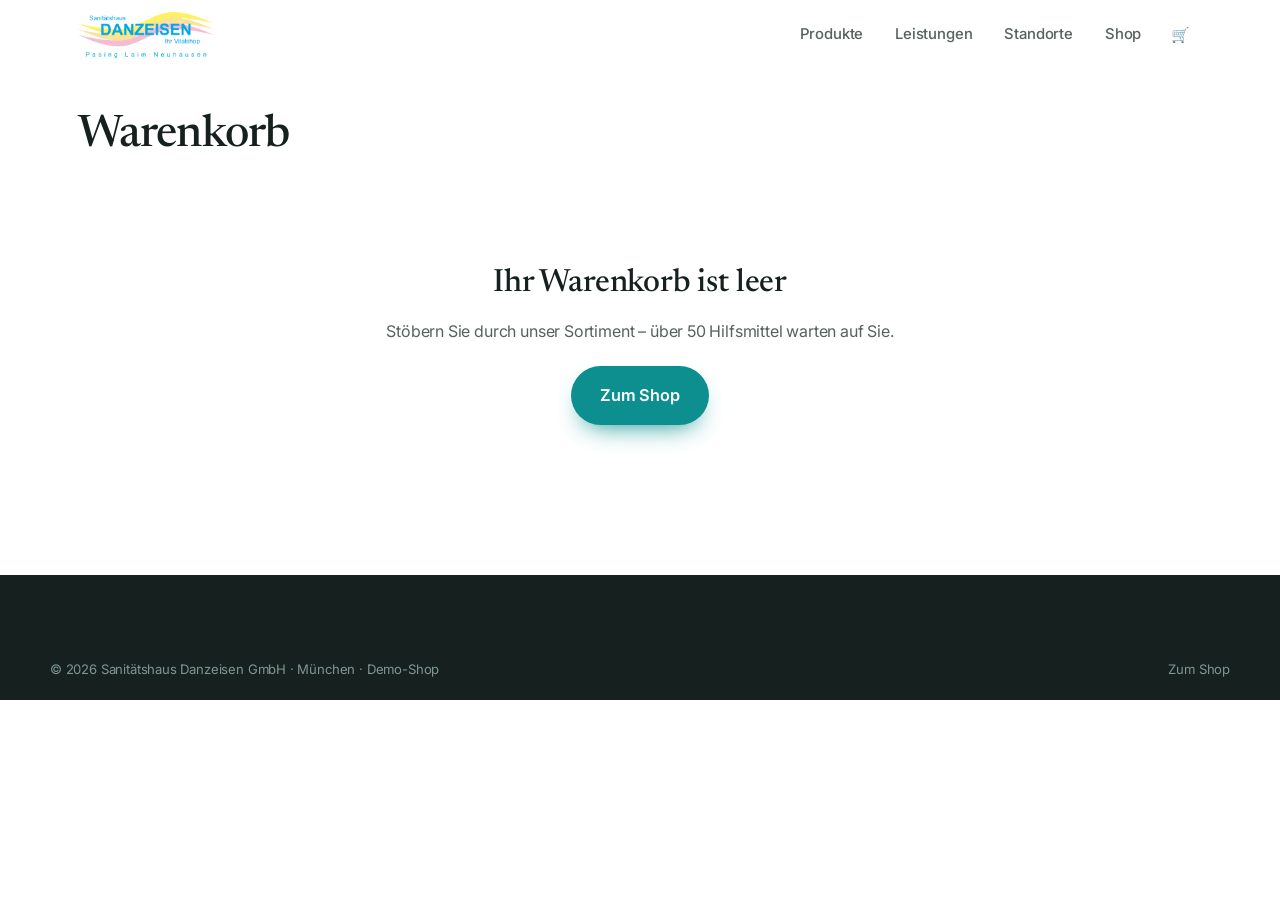
<file: cart.html>
<!DOCTYPE html>
<html lang="de">
<head>
<meta charset="UTF-8" />
<meta name="viewport" content="width=device-width, initial-scale=1.0" />
<title>Warenkorb · Sanitätshaus Danzeisen</title>
<meta name="theme-color" content="#ffffff" />
<link rel="preconnect" href="https://fonts.googleapis.com" />
<link rel="preconnect" href="https://fonts.gstatic.com" crossorigin />
<link href="https://fonts.googleapis.com/css2?family=Inter:wght@400;500;600;700;800&family=Newsreader:opsz,wght@6..72,500;6..72,600&display=swap" rel="stylesheet" />
<link rel="stylesheet" href="css/styles.css" />
</head>
<body>
<a class="skip-link" href="#cartRoot">Zum Inhalt springen</a>

<header class="nav is-stuck" id="nav">
  <div class="wrap nav__inner">
    <a href="index.html" class="brand" aria-label="Sanitätshaus Danzeisen – Startseite">
      <img class="brand__logo" src="assets/logo.svg" alt="Sanitätshaus Danzeisen" width="200" height="60" />
    </a>
    <nav class="nav__links" id="navLinks" aria-label="Hauptnavigation">
      <a href="index.html#szenen">Produkte</a>
      <a href="index.html#leistungen">Leistungen</a>
      <a href="index.html#standorte">Standorte</a>
      <a href="shop.html">Shop</a>
      <a href="cart.html" class="nav__cart is-current" aria-label="Warenkorb">🛒<span class="cart-badge" data-cart-count style="display:none">0</span></a>
    </nav>
    <button class="burger" id="burger" aria-label="Menü" aria-expanded="false"><span></span><span></span></button>
  </div>
</header>

<main class="wrap cart-main">
  <h1 class="cart-title">Warenkorb</h1>
  <div id="cartRoot"></div>
</main>

<footer class="footer">
  <div class="wrap footer__bottom" style="border:0">
    <span>© <span id="year"></span> Sanitätshaus Danzeisen GmbH · München · Demo-Shop</span>
    <span class="footer__legal"><a href="shop.html">Zum Shop</a></span>
  </div>
</footer>

<script src="js/shop-data.js"></script>
<script src="js/shop-core.js"></script>
<script src="js/cart.js"></script>
<script src="js/shop-nav.js"></script>
</body>
</html>
</file>
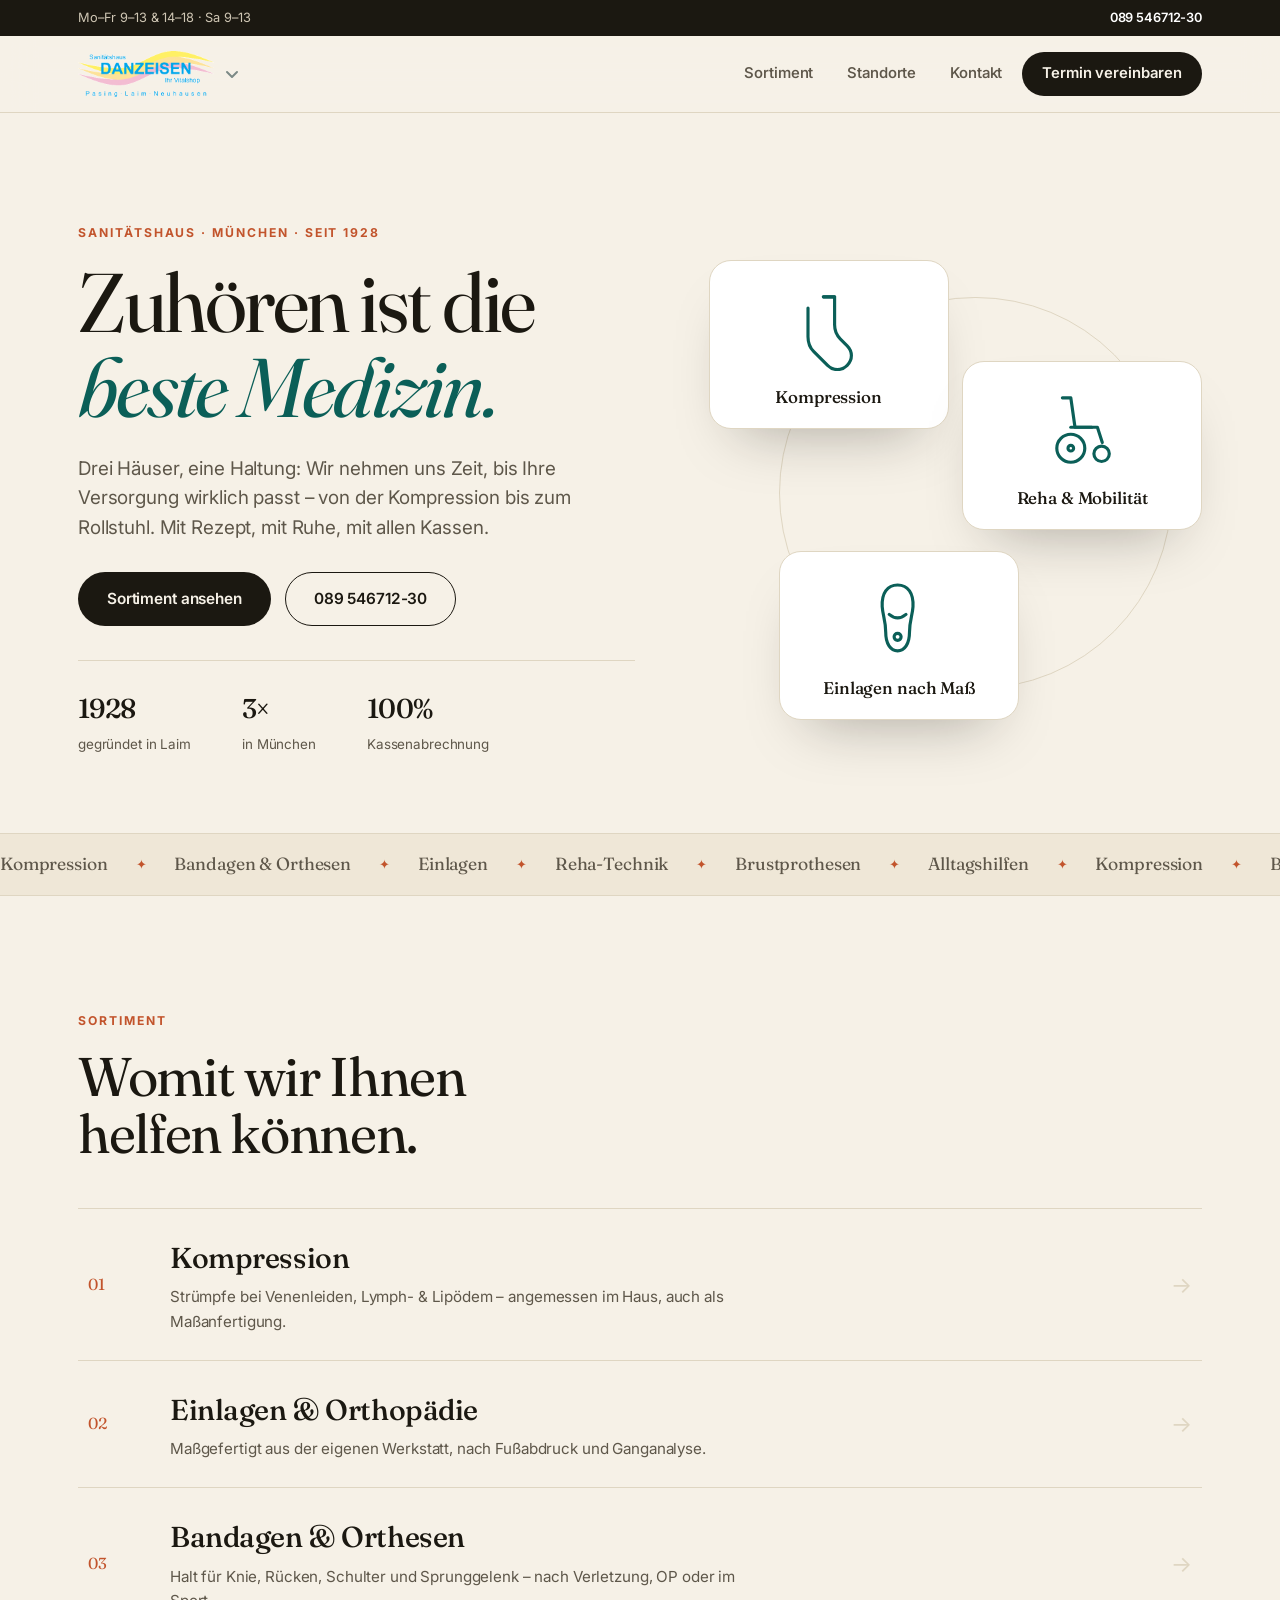
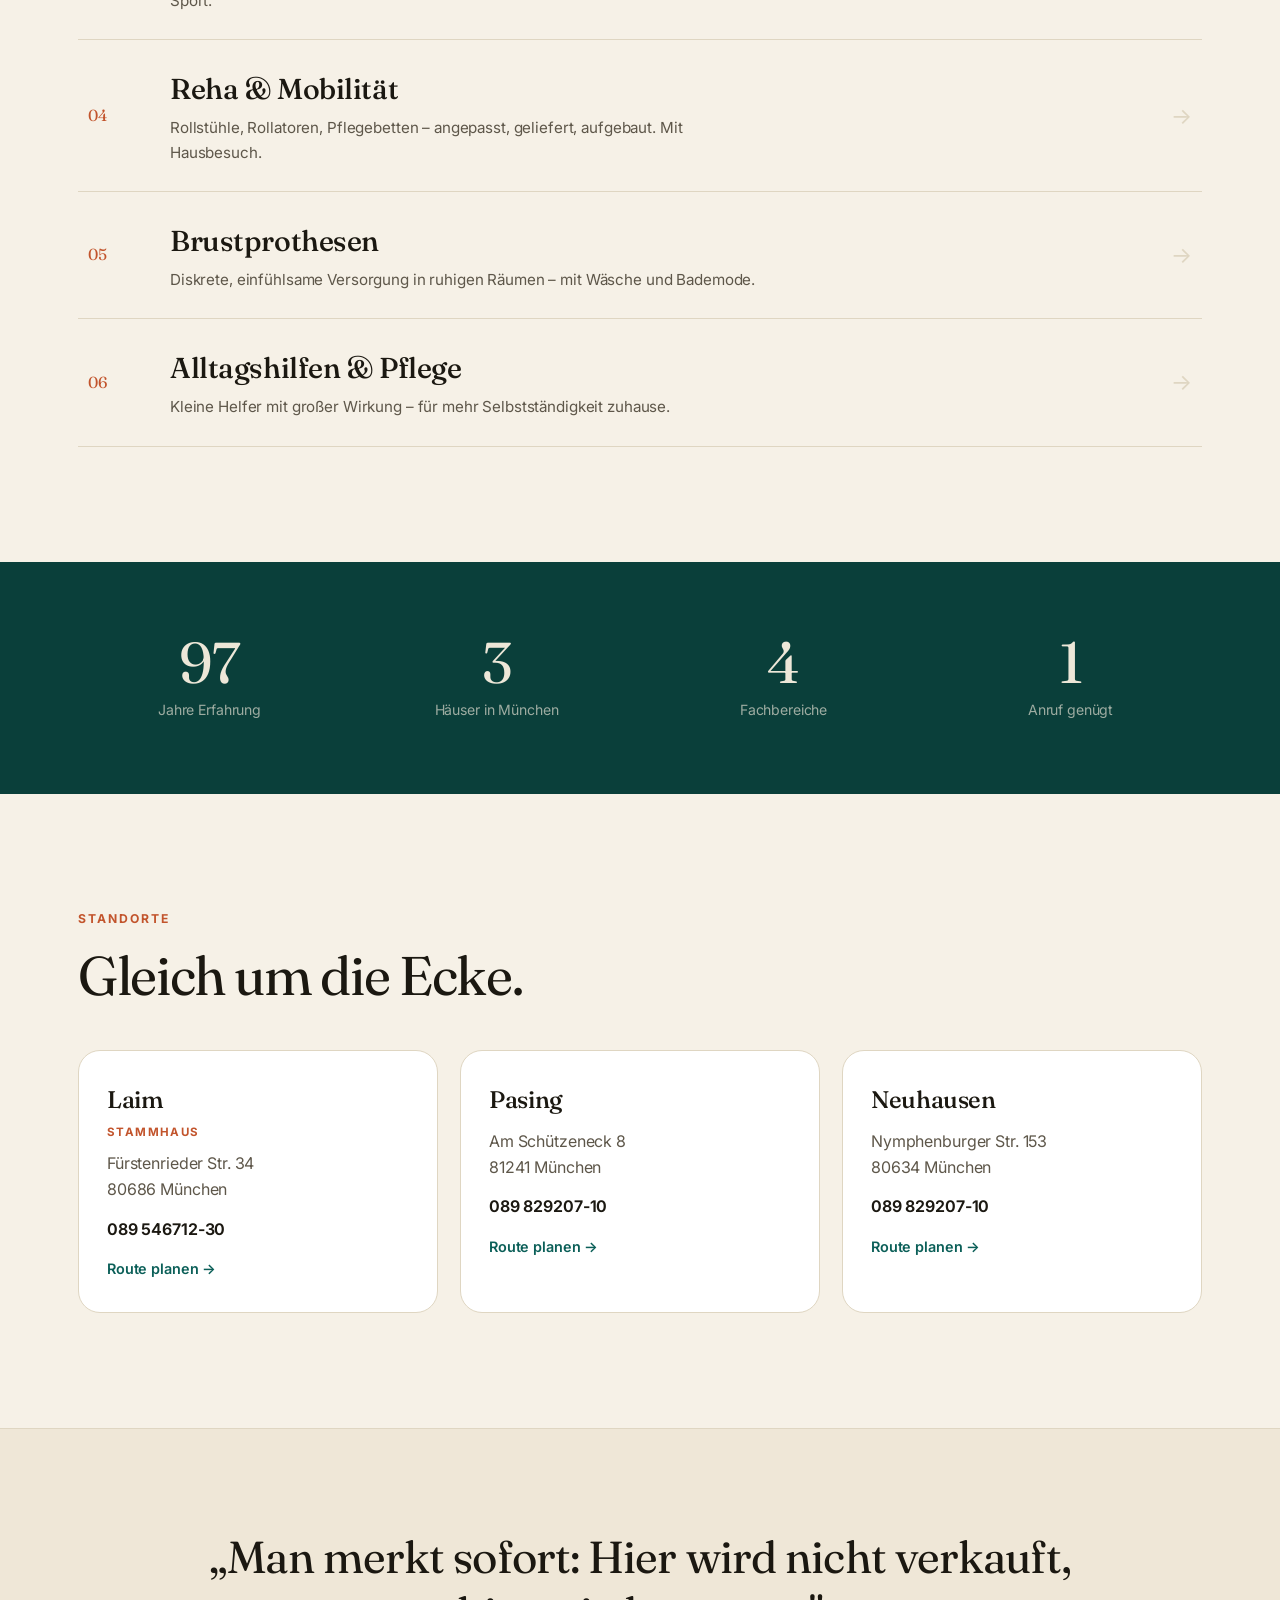
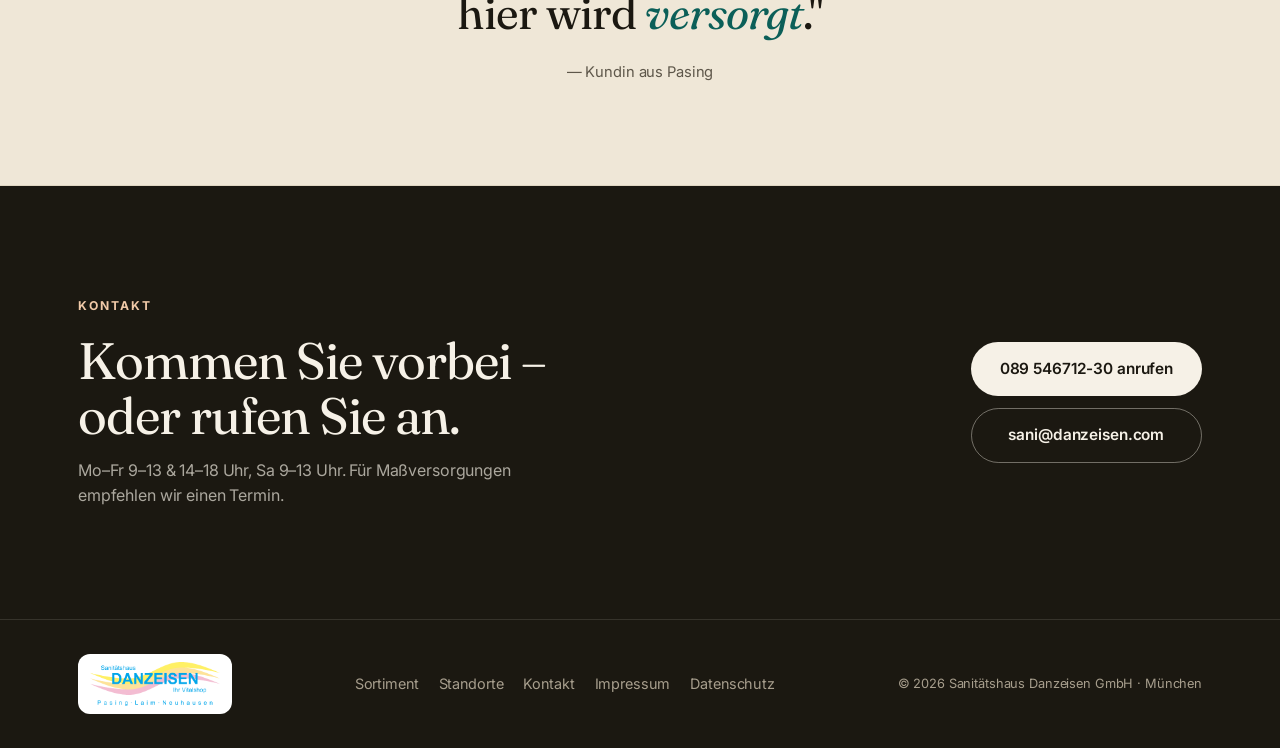
<file: editorial.html>
<!DOCTYPE html>
<html lang="de">
<head>
<meta charset="UTF-8" />
<meta name="viewport" content="width=device-width, initial-scale=1.0" />
<title>Sanitätshaus Danzeisen München · Editorial</title>
<meta name="description" content="Sanitätshaus Danzeisen München – seit 1928. Kompression, Orthopädie, Reha-Technik. Persönliche Beratung in Laim, Pasing & Neuhausen." />
<meta name="theme-color" content="#F6F1E7" />
<link rel="preconnect" href="https://fonts.googleapis.com" />
<link rel="preconnect" href="https://fonts.gstatic.com" crossorigin />
<link href="https://fonts.googleapis.com/css2?family=Fraunces:ital,opsz,wght@0,9..144,300;0,9..144,400;0,9..144,500;0,9..144,600;1,9..144,400&family=Inter:wght@400;500;600;700&display=swap" rel="stylesheet" />
<link rel="stylesheet" href="css/editorial.css" />
<link rel="stylesheet" href="css/switcher.css" />
</head>
<body>

<a class="skip-link" href="#main">Zum Inhalt springen</a>

<!-- Topbar -->
<div class="topbar">
  <div class="wrap topbar__in">
    <span>Mo–Fr 9–13 &amp; 14–18 · Sa 9–13</span>
    <a href="tel:+498954671230">089 546712-30</a>
  </div>
</div>

<!-- Nav -->
<header class="nav" id="nav">
  <div class="wrap nav__in">
    <div class="vswitch">
      <button class="vswitch__btn" aria-haspopup="menu" aria-expanded="false" aria-label="Startseiten-Variante wählen">
        <img src="assets/logo.svg" alt="Sanitätshaus Danzeisen" width="200" height="60" />
        <svg class="vswitch__chev" viewBox="0 0 16 16" fill="none" stroke="currentColor" stroke-width="2" stroke-linecap="round" stroke-linejoin="round"><path d="M3 6l5 5 5-5"/></svg>
      </button>
      <nav class="vswitch__menu" aria-label="Startseiten-Varianten">
        <span class="vswitch__label">Startseite wählen</span>
        <a href="index.html"><span class="vswitch__num">01</span><span class="vswitch__txt"><strong>3D Erlebnis</strong><small>Scroll-Szenen in Echtzeit-3D</small></span><svg class="vswitch__check" viewBox="0 0 16 16" fill="none" stroke="currentColor" stroke-width="2.5" stroke-linecap="round" stroke-linejoin="round"><path d="M2.5 8.5l3.5 3.5 7-8"/></svg></a>
        <a href="editorial.html" class="is-current"><span class="vswitch__num">02</span><span class="vswitch__txt"><strong>Editorial</strong><small>Ruhig, warm, magazinhaft</small></span><svg class="vswitch__check" viewBox="0 0 16 16" fill="none" stroke="currentColor" stroke-width="2.5" stroke-linecap="round" stroke-linejoin="round"><path d="M2.5 8.5l3.5 3.5 7-8"/></svg></a>
        <a href="studio.html"><span class="vswitch__num">03</span><span class="vswitch__txt"><strong>Studio</strong><small>Klar, weiß, produktfokussiert</small></span><svg class="vswitch__check" viewBox="0 0 16 16" fill="none" stroke="currentColor" stroke-width="2.5" stroke-linecap="round" stroke-linejoin="round"><path d="M2.5 8.5l3.5 3.5 7-8"/></svg></a>
        <a href="heritage.html"><span class="vswitch__num">04</span><span class="vswitch__txt"><strong>Tradition</strong><small>Seit 1928 – Herkunft, modern erzählt</small></span><svg class="vswitch__check" viewBox="0 0 16 16" fill="none" stroke="currentColor" stroke-width="2.5" stroke-linecap="round" stroke-linejoin="round"><path d="M2.5 8.5l3.5 3.5 7-8"/></svg></a>
      </nav>
    </div>
    <nav class="nav__links" id="navLinks" aria-label="Hauptnavigation">
      <a href="#sortiment">Sortiment</a>
      <a href="#standorte">Standorte</a>
      <a href="#kontakt">Kontakt</a>
      <a href="#kontakt" class="nav__cta">Termin vereinbaren</a>
    </nav>
    <button class="burger" id="burger" aria-label="Menü" aria-expanded="false"><span></span><span></span></button>
  </div>
</header>

<main id="main">

<!-- Hero -->
<section class="hero">
  <div class="wrap hero__grid">
    <div class="hero__copy">
      <p class="kicker reveal">Sanitätshaus · München · seit 1928</p>
      <h1 class="reveal">Zuhören ist die<br><em>beste Medizin.</em></h1>
      <p class="hero__sub reveal">Drei Häuser, eine Haltung: Wir nehmen uns Zeit, bis Ihre Versorgung wirklich passt – von der Kompression bis zum Rollstuhl. Mit Rezept, mit Ruhe, mit allen Kassen.</p>
      <div class="hero__cta reveal">
        <a class="btn btn--ink" href="#sortiment">Sortiment ansehen</a>
        <a class="btn btn--line" href="tel:+498954671230">089 546712-30</a>
      </div>
      <ul class="hero__facts reveal">
        <li><strong>1928</strong><span>gegründet in Laim</span></li>
        <li><strong>3×</strong><span>in München</span></li>
        <li><strong>100%</strong><span>Kassenabrechnung</span></li>
      </ul>
    </div>

    <div class="hero__collage" aria-hidden="true">
      <figure class="ccard ccard--1 reveal">
        <svg viewBox="0 0 120 120"><path class="s" d="M52 14h16v40c0 8 2 14 8 20l10 10c8 8 8 20 0 28s-20 8-28 0L38 92c-6-6-8-13-8-21V30"/><path class="s" d="M52 14h16"/></svg>
        <figcaption>Kompression</figcaption>
      </figure>
      <figure class="ccard ccard--2 reveal">
        <svg viewBox="0 0 120 120"><circle class="s" cx="44" cy="86" r="20"/><circle class="s" cx="44" cy="86" r="4"/><circle class="s" cx="88" cy="94" r="11"/><path class="s" d="M32 14h12l6 42h32l7 22"/><path class="s" d="M44 56h30"/></svg>
        <figcaption>Reha &amp; Mobilität</figcaption>
      </figure>
      <figure class="ccard ccard--3 reveal">
        <svg viewBox="0 0 120 120"><path class="s" d="M58 10c15 0 23 12 22 31-.7 12-5 20-5 36 0 17-7 27-17 27s-17-10-17-27c0-16-4.3-24-5-36-1-19 7-31 22-31z"/><path class="s" d="M46 52q12 10 24 0"/><circle class="s" cx="58" cy="84" r="5"/></svg>
        <figcaption>Einlagen nach Maß</figcaption>
      </figure>
      <span class="collage__ring"></span>
    </div>
  </div>
</section>

<!-- Marquee -->
<div class="marquee" aria-hidden="true">
  <div class="marquee__track">
    <span>Kompression</span><i>✦</i><span>Bandagen &amp; Orthesen</span><i>✦</i><span>Einlagen</span><i>✦</i><span>Reha-Technik</span><i>✦</i><span>Brustprothesen</span><i>✦</i><span>Alltagshilfen</span><i>✦</i>
    <span>Kompression</span><i>✦</i><span>Bandagen &amp; Orthesen</span><i>✦</i><span>Einlagen</span><i>✦</i><span>Reha-Technik</span><i>✦</i><span>Brustprothesen</span><i>✦</i><span>Alltagshilfen</span><i>✦</i>
  </div>
</div>

<!-- Sortiment: Editorial-Index -->
<section class="sortiment" id="sortiment">
  <div class="wrap">
    <header class="sec-head reveal">
      <p class="kicker">Sortiment</p>
      <h2>Womit wir Ihnen<br>helfen können.</h2>
    </header>
    <ol class="index">
      <li class="reveal"><a href="#kontakt"><span class="index__no">01</span><span class="index__body"><h3>Kompression</h3><p>Strümpfe bei Venenleiden, Lymph- &amp; Lipödem – angemessen im Haus, auch als Maßanfertigung.</p></span><span class="index__arrow">→</span></a></li>
      <li class="reveal"><a href="#kontakt"><span class="index__no">02</span><span class="index__body"><h3>Einlagen &amp; Orthopädie</h3><p>Maßgefertigt aus der eigenen Werkstatt, nach Fußabdruck und Ganganalyse.</p></span><span class="index__arrow">→</span></a></li>
      <li class="reveal"><a href="#kontakt"><span class="index__no">03</span><span class="index__body"><h3>Bandagen &amp; Orthesen</h3><p>Halt für Knie, Rücken, Schulter und Sprunggelenk – nach Verletzung, OP oder im Sport.</p></span><span class="index__arrow">→</span></a></li>
      <li class="reveal"><a href="#kontakt"><span class="index__no">04</span><span class="index__body"><h3>Reha &amp; Mobilität</h3><p>Rollstühle, Rollatoren, Pflegebetten – angepasst, geliefert, aufgebaut. Mit Hausbesuch.</p></span><span class="index__arrow">→</span></a></li>
      <li class="reveal"><a href="#kontakt"><span class="index__no">05</span><span class="index__body"><h3>Brustprothesen</h3><p>Diskrete, einfühlsame Versorgung in ruhigen Räumen – mit Wäsche und Bademode.</p></span><span class="index__arrow">→</span></a></li>
      <li class="reveal"><a href="#kontakt"><span class="index__no">06</span><span class="index__body"><h3>Alltagshilfen &amp; Pflege</h3><p>Kleine Helfer mit großer Wirkung – für mehr Selbstständigkeit zuhause.</p></span><span class="index__arrow">→</span></a></li>
    </ol>
  </div>
</section>

<!-- Stats -->
<section class="band">
  <div class="wrap band__grid">
    <div class="reveal"><strong>97</strong><span>Jahre Erfahrung</span></div>
    <div class="reveal"><strong>3</strong><span>Häuser in München</span></div>
    <div class="reveal"><strong>4</strong><span>Fachbereiche</span></div>
    <div class="reveal"><strong>1</strong><span>Anruf genügt</span></div>
  </div>
</section>

<!-- Standorte -->
<section class="orte" id="standorte">
  <div class="wrap">
    <header class="sec-head reveal">
      <p class="kicker">Standorte</p>
      <h2>Gleich um die Ecke.</h2>
    </header>
    <div class="orte__grid">
      <article class="ort reveal">
        <h3>Laim <small>Stammhaus</small></h3>
        <p>Fürstenrieder Str. 34<br>80686 München</p>
        <a class="ort__tel" href="tel:+498954671230">089 546712-30</a>
        <a class="ort__route" target="_blank" rel="noopener" href="https://www.google.com/maps/dir/?api=1&destination=F%C3%BCrstenrieder%20Str.%2034%2C%2080686%20M%C3%BCnchen">Route planen →</a>
      </article>
      <article class="ort reveal">
        <h3>Pasing</h3>
        <p>Am Schützeneck 8<br>81241 München</p>
        <a class="ort__tel" href="tel:+498982920710">089 829207-10</a>
        <a class="ort__route" target="_blank" rel="noopener" href="https://www.google.com/maps/dir/?api=1&destination=Am%20Sch%C3%BCtzeneck%208%2C%2081241%20M%C3%BCnchen">Route planen →</a>
      </article>
      <article class="ort reveal">
        <h3>Neuhausen</h3>
        <p>Nymphenburger Str. 153<br>80634 München</p>
        <a class="ort__tel" href="tel:+498982920710">089 829207-10</a>
        <a class="ort__route" target="_blank" rel="noopener" href="https://www.google.com/maps/dir/?api=1&destination=Nymphenburger%20Str.%20153%2C%2080634%20M%C3%BCnchen">Route planen →</a>
      </article>
    </div>
  </div>
</section>

<!-- Zitat -->
<section class="quote">
  <div class="wrap reveal">
    <blockquote>
      „Man merkt sofort: Hier wird nicht verkauft,<br class="bq-br">hier wird <em>versorgt</em>."
    </blockquote>
    <p class="quote__by">— Kundin aus Pasing</p>
  </div>
</section>

<!-- Kontakt CTA -->
<section class="cta" id="kontakt">
  <div class="wrap cta__in reveal">
    <div>
      <p class="kicker kicker--light">Kontakt</p>
      <h2>Kommen Sie vorbei –<br>oder rufen Sie an.</h2>
      <p class="cta__sub">Mo–Fr 9–13 &amp; 14–18 Uhr, Sa 9–13 Uhr. Für Maßversorgungen empfehlen wir einen Termin.</p>
    </div>
    <div class="cta__actions">
      <a class="btn btn--paper" href="tel:+498954671230">089 546712-30 anrufen</a>
      <a class="btn btn--ghostlight" href="mailto:sani@danzeisen.com">sani@danzeisen.com</a>
    </div>
  </div>
</section>
</main>

<!-- Footer -->
<footer class="footer">
  <div class="wrap footer__in">
    <span class="footer__logo"><img src="assets/logo.svg" alt="Sanitätshaus Danzeisen" width="190" height="57" /></span>
    <nav class="footer__nav">
      <a href="#sortiment">Sortiment</a>
      <a href="#standorte">Standorte</a>
      <a href="#kontakt">Kontakt</a>
      <a href="#">Impressum</a>
      <a href="#">Datenschutz</a>
    </nav>
    <span class="footer__copy">© <span id="year"></span> Sanitätshaus Danzeisen GmbH · München</span>
  </div>
</footer>

<script src="js/switcher.js"></script>
<script src="js/mobilenav.js"></script>
<script>
document.getElementById('year').textContent = new Date().getFullYear();
var io = new IntersectionObserver(function (es) {
  es.forEach(function (e) { if (e.isIntersecting) { e.target.classList.add('in'); io.unobserve(e.target); } });
}, { threshold: 0.14 });
document.querySelectorAll('.reveal').forEach(function (el) { io.observe(el); });
requestAnimationFrame(function () {
  document.querySelectorAll('.reveal').forEach(function (el) {
    if (el.getBoundingClientRect().top < innerHeight * 0.92) el.classList.add('in');
  });
});
</script>
</body>
</html>
</file>
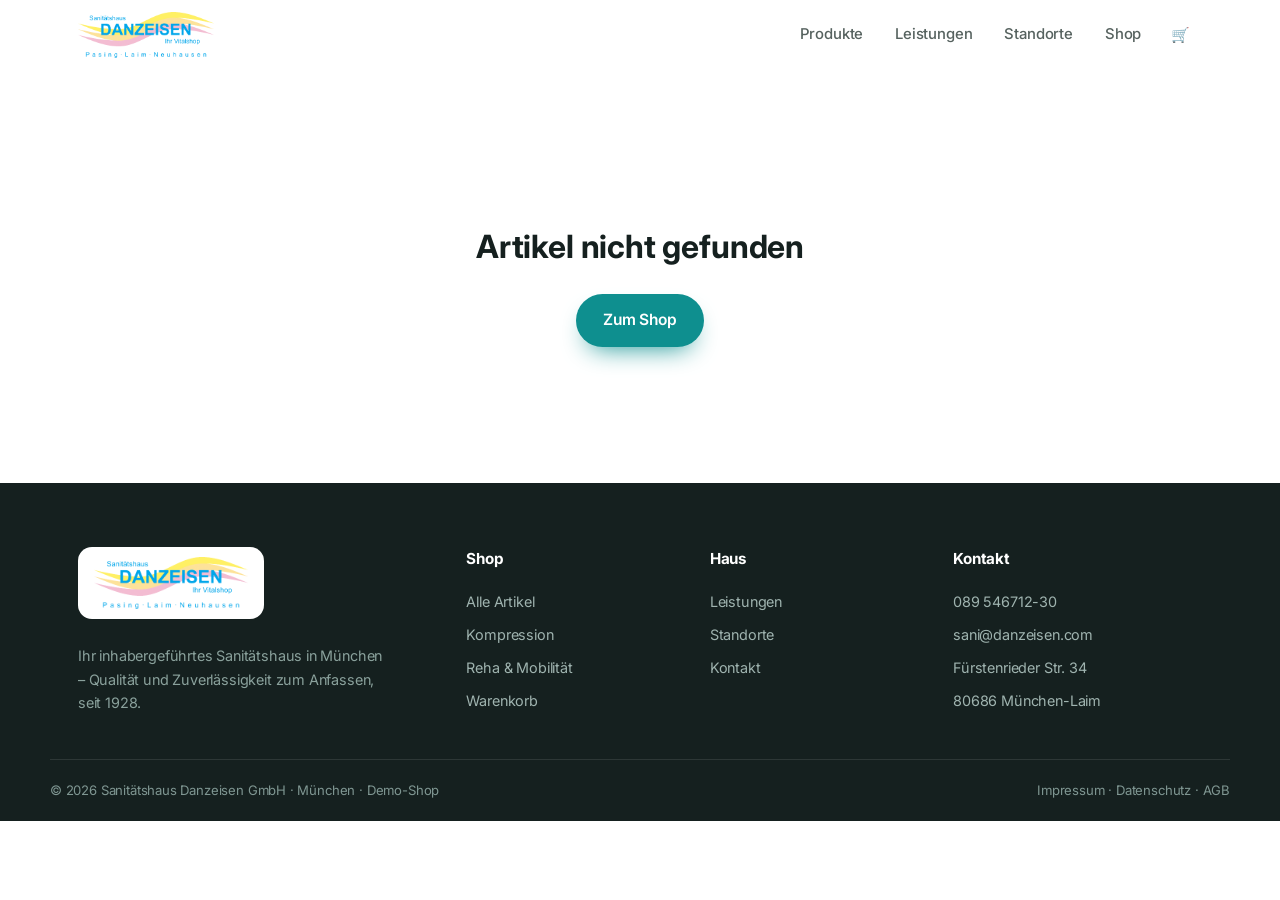
<file: product.html>
<!DOCTYPE html>
<html lang="de">
<head>
<meta charset="UTF-8" />
<meta name="viewport" content="width=device-width, initial-scale=1.0" />
<title>Produkt · Sanitätshaus Danzeisen</title>
<meta name="description" content="Produktdetails im Online-Shop des Sanitätshaus Danzeisen München." />
<meta name="theme-color" content="#ffffff" />
<link rel="preconnect" href="https://fonts.googleapis.com" />
<link rel="preconnect" href="https://fonts.gstatic.com" crossorigin />
<link href="https://fonts.googleapis.com/css2?family=Inter:wght@400;500;600;700;800&family=Newsreader:opsz,wght@6..72,500;6..72,600&display=swap" rel="stylesheet" />
<link rel="stylesheet" href="css/styles.css" />
</head>
<body>
<a class="skip-link" href="#product">Zum Inhalt springen</a>

<header class="nav is-stuck" id="nav">
  <div class="wrap nav__inner">
    <a href="index.html" class="brand" aria-label="Sanitätshaus Danzeisen – Startseite">
      <img class="brand__logo" src="assets/logo.svg" alt="Sanitätshaus Danzeisen" width="200" height="60" />
    </a>
    <nav class="nav__links" id="navLinks" aria-label="Hauptnavigation">
      <a href="index.html#szenen">Produkte</a>
      <a href="index.html#leistungen">Leistungen</a>
      <a href="index.html#standorte">Standorte</a>
      <a href="shop.html">Shop</a>
      <a href="cart.html" class="nav__cart" aria-label="Warenkorb">🛒<span class="cart-badge" data-cart-count style="display:none">0</span></a>
    </nav>
    <button class="burger" id="burger" aria-label="Menü" aria-expanded="false"><span></span><span></span></button>
  </div>
</header>

<main id="product"></main>

<footer class="footer">
  <div class="wrap footer__grid">
    <div>
      <span class="footer__logo"><img src="assets/logo.svg" alt="Sanitätshaus Danzeisen" width="210" height="63" /></span>
      <p class="footer__about">Ihr inhabergeführtes Sanitätshaus in München – Qualität und Zuverlässigkeit zum Anfassen, seit 1928.</p>
    </div>
    <div class="footer__col"><h4>Shop</h4><a href="shop.html">Alle Artikel</a><a href="shop.html?cat=kompression">Kompression</a><a href="shop.html?cat=reha">Reha &amp; Mobilität</a><a href="cart.html">Warenkorb</a></div>
    <div class="footer__col"><h4>Haus</h4><a href="index.html#leistungen">Leistungen</a><a href="index.html#standorte">Standorte</a><a href="index.html#kontakt">Kontakt</a></div>
    <div class="footer__col"><h4>Kontakt</h4><a href="tel:+498954671230">089 546712-30</a><a href="mailto:sani@danzeisen.com">sani@danzeisen.com</a><span>Fürstenrieder Str. 34</span><span>80686 München-Laim</span></div>
  </div>
  <div class="wrap footer__bottom">
    <span>© <span id="year"></span> Sanitätshaus Danzeisen GmbH · München · Demo-Shop</span>
    <span class="footer__legal"><a href="#">Impressum</a> · <a href="#">Datenschutz</a> · <a href="#">AGB</a></span>
  </div>
</footer>

<script src="js/shop-data.js"></script>
<script src="js/shop-core.js"></script>
<script src="js/product.js"></script>
<script src="js/shop-nav.js"></script>
</body>
</html>
</file>
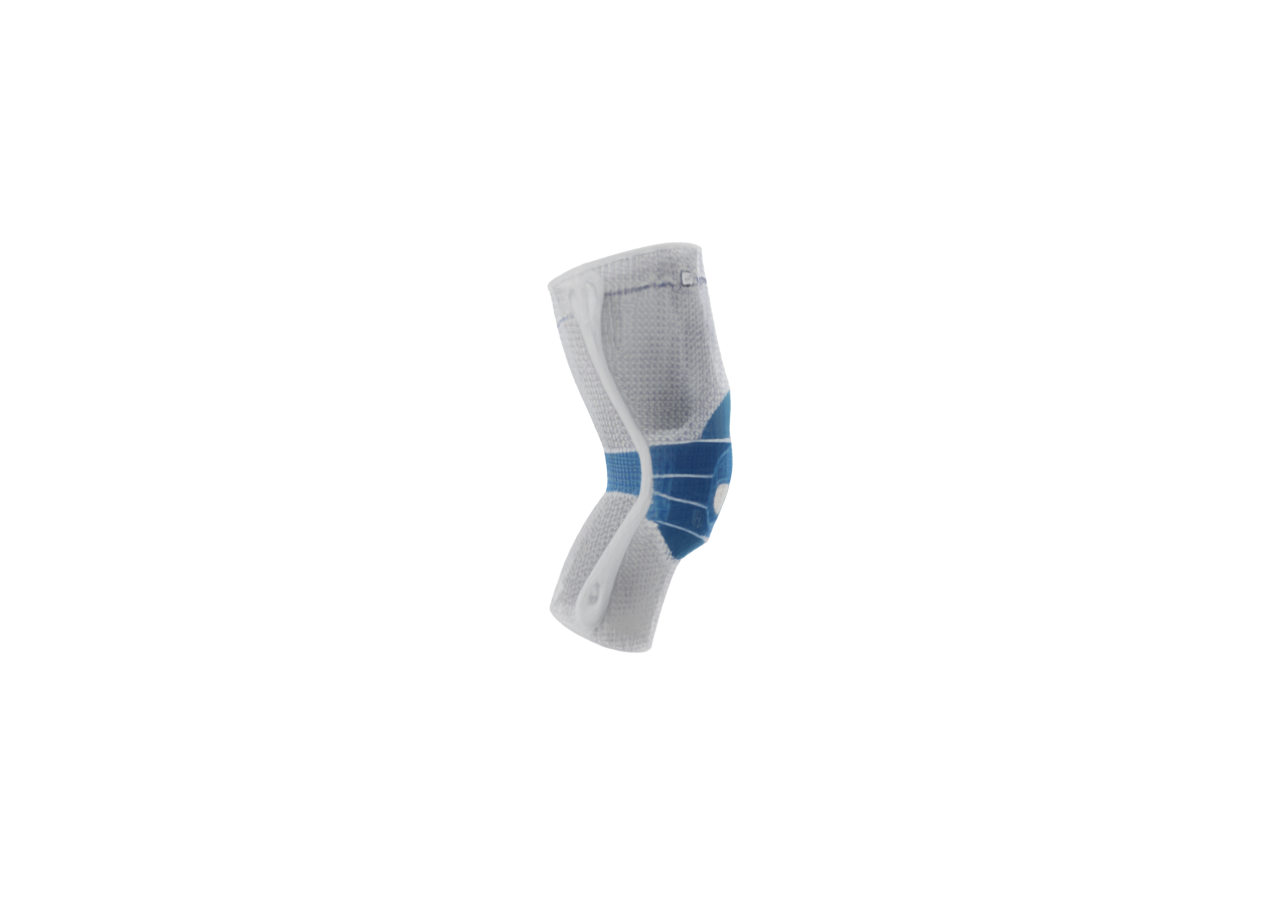
<file: scan-embed.html>
<!DOCTYPE html>
<html lang="de">
<head>
<meta charset="UTF-8" />
<meta name="viewport" content="width=device-width, initial-scale=1.0" />
<title>3D-Scan</title>
<style>
  html,body{margin:0;height:100%;background:transparent;overflow:hidden;cursor:grab}
  body:active{cursor:grabbing}
  #v{position:fixed;inset:0}
  #v canvas{display:block}
  .ld{position:fixed;inset:0;display:grid;place-items:center;background:#ffffff}
  .ld.hide{opacity:0;transition:opacity .5s;pointer-events:none}
  .sp{width:30px;height:30px;border-radius:50%;border:3px solid #d5e2e0;border-top-color:#0e8f8f;animation:s 1s linear infinite}
  @keyframes s{to{transform:rotate(360deg)}}
</style>
<script type="importmap">
{ "imports": {
    "three": "./vendor/three.module.js",
    "@mkkellogg/gaussian-splats-3d": "./vendor/gaussian-splats-3d.module.js"
} }
</script>
</head>
<body>
  <div id="v"></div>
  <div class="ld" id="ld"><div class="sp"></div></div>
  <script type="module">
    import * as GaussianSplats3D from '@mkkellogg/gaussian-splats-3d';
    const ld = document.getElementById('ld');
    const q = new URLSearchParams(location.search);
    const nums = (s, d) => (s ? s.split(',').map(Number) : d);
    const src = q.get('src') || 'assets/scan.ply';
    const camUp = nums(q.get('up'), [0, 0, 1]);
    const camPos = nums(q.get('pos'), [-2.4, -0.2, 0.15]);
    const camLook = nums(q.get('look'), [0, 0, 0]);
    try {
      const viewer = new GaussianSplats3D.Viewer({
        rootElement: document.getElementById('v'),
        cameraUp: camUp,
        initialCameraPosition: camPos,
        initialCameraLookAt: camLook,
        sharedMemoryForWorkers: false,
        antialiased: true,
        useBuiltInControls: true,
        dynamicScene: false
      });
      viewer.addSplatScene(src, { splatAlphaRemovalThreshold: 5, showLoadingUI: false, progressiveLoad: true })
        .then(() => {
          viewer.start();
          ld.classList.add('hide');
          if (viewer.controls) {
            viewer.controls.autoRotate = true;
            viewer.controls.autoRotateSpeed = 1.6;
            viewer.controls.enableDamping = true;
            viewer.controls.dampingFactor = 0.08;
            viewer.controls.enablePan = false;
            viewer.controls.minDistance = 1.2;
            viewer.controls.maxDistance = 5;
          }
        }).catch(e => { ld.innerHTML = '<div style="font:500 14px sans-serif;color:#b23b2e;text-align:center;padding:20px">3D-Scan konnte nicht geladen werden.<br>Bitte aktuellen Browser mit WebGL2 nutzen.</div>'; console.error(e); });
    } catch (e) { console.error(e); }
  </script>
</body>
</html>
</file>
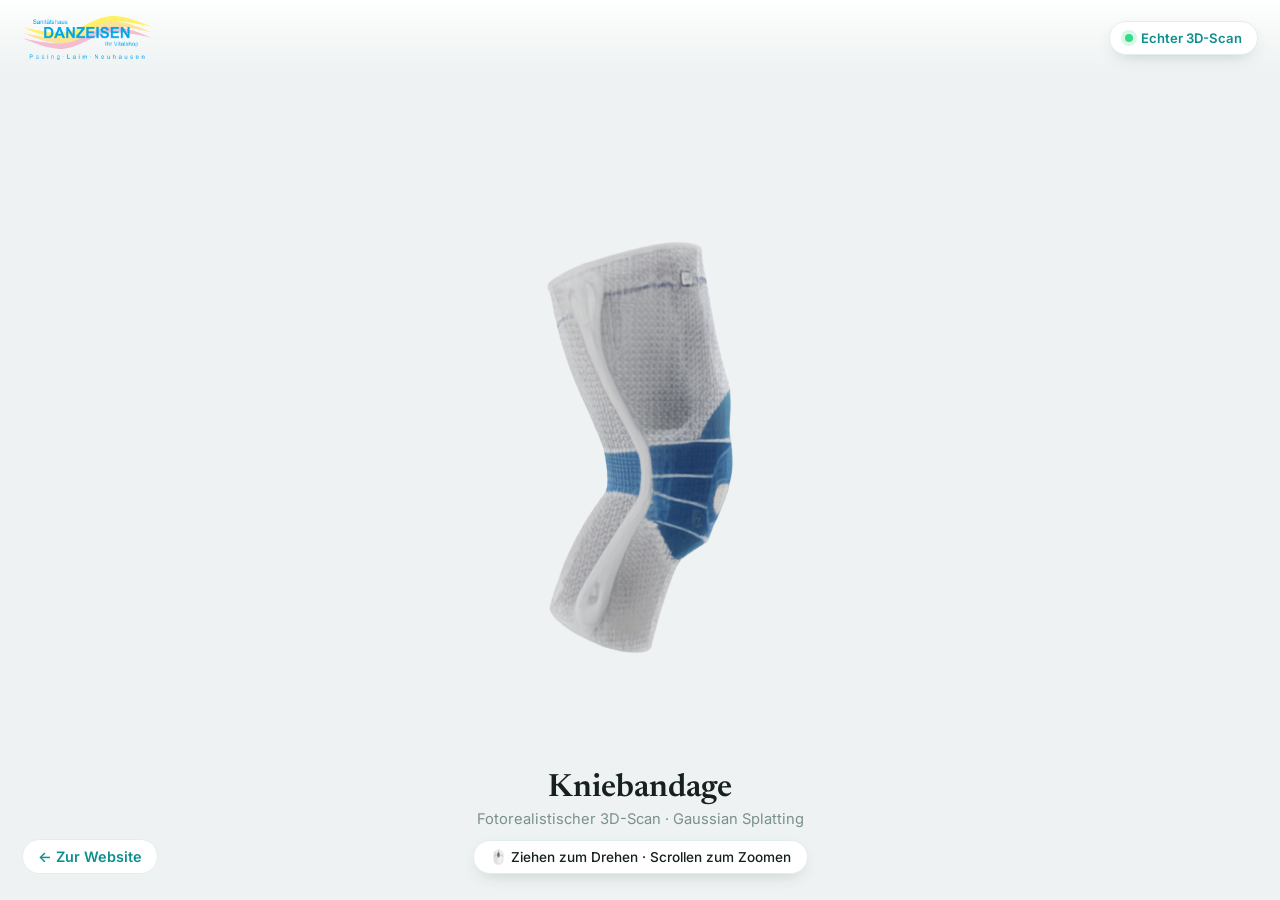
<file: scan.html>
<!DOCTYPE html>
<html lang="de">
<head>
<meta charset="UTF-8" />
<meta name="viewport" content="width=device-width, initial-scale=1.0" />
<title>Echter 3D-Scan · Kniebandage · Danzeisen</title>
<link href="https://fonts.googleapis.com/css2?family=Inter:wght@400;500;600;700&family=Newsreader:opsz,wght@6..72,500;6..72,600&display=swap" rel="stylesheet" />
<style>
  :root{--teal:#0e8f8f;--ink:#15201f;--muted:#7a908b}
  *{box-sizing:border-box}
  html,body{margin:0;height:100%;font-family:'Inter',system-ui,sans-serif;color:var(--ink);background:#eef2f2;overflow:hidden}
  #viewer{position:fixed;inset:0}
  #viewer canvas{display:block}
  .topbar{position:fixed;top:0;left:0;right:0;z-index:10;display:flex;align-items:center;justify-content:space-between;
    padding:16px 22px;background:linear-gradient(#ffffffee,#ffffff00);pointer-events:none}
  .topbar img{height:44px;pointer-events:auto}
  .badge{display:inline-flex;align-items:center;gap:8px;background:#fff;border:1px solid #e3edeb;border-radius:999px;
    padding:8px 15px;font-size:.82rem;font-weight:600;color:var(--teal);box-shadow:0 6px 18px -8px rgba(15,60,58,.3);pointer-events:auto}
  .badge::before{content:"";width:8px;height:8px;border-radius:50%;background:#39d98a;box-shadow:0 0 0 4px rgba(57,217,138,.2)}
  .caption{position:fixed;left:0;right:0;bottom:26px;z-index:10;text-align:center;pointer-events:none}
  .caption h1{font-family:'Newsreader',serif;font-weight:600;font-size:clamp(1.3rem,3vw,2rem);margin:0 0 6px}
  .caption p{margin:0;color:var(--muted);font-size:.92rem}
  .caption .hint{display:inline-flex;align-items:center;gap:8px;margin-top:12px;background:#fff;border:1px solid #e3edeb;
    border-radius:999px;padding:8px 16px;font-size:.85rem;font-weight:500;box-shadow:0 6px 18px -8px rgba(15,60,58,.25);pointer-events:auto}
  .loading{position:fixed;inset:0;z-index:20;display:grid;place-items:center;background:#eef2f2;transition:opacity .5s}
  .loading.hide{opacity:0;pointer-events:none}
  .spin{width:34px;height:34px;border-radius:50%;border:3px solid #d5e2e0;border-top-color:var(--teal);animation:s 1s linear infinite}
  @keyframes s{to{transform:rotate(360deg)}}
  .err{max-width:520px;padding:24px;text-align:center;color:#b23b2e;font-weight:500}
  .back{position:fixed;left:22px;bottom:26px;z-index:11;pointer-events:auto;color:var(--teal);font-weight:600;font-size:.9rem;text-decoration:none;background:#fff;border:1px solid #e3edeb;border-radius:999px;padding:8px 15px}
  /* Phone/iPad-Portrait: Hinweis und Zurück-Button gestapelt statt überlappend */
  @media(max-width:700px){
    .caption{bottom:92px}
    .caption .hint{font-size:.78rem}
    .back{left:50%;transform:translateX(-50%);bottom:28px}
    .topbar img{height:38px}
  }
</style>
<script type="importmap">
{ "imports": {
    "three": "./vendor/three.module.js",
    "@mkkellogg/gaussian-splats-3d": "./vendor/gaussian-splats-3d.module.js"
} }
</script>
</head>
<body>
  <div id="viewer"></div>
  <div class="topbar">
    <img src="assets/logo.svg" alt="Sanitätshaus Danzeisen" />
    <span class="badge">Echter 3D-Scan</span>
  </div>
  <div class="caption">
    <h1>Kniebandage</h1>
    <p>Fotorealistischer 3D-Scan · Gaussian Splatting</p>
    <div><span class="hint" id="hint">🖱️ Ziehen zum Drehen · Scrollen zum Zoomen</span></div>
  </div>
  <a class="back" href="index.html">← Zur Website</a>
  <div class="loading" id="loading"><div class="spin"></div></div>

  <script>
    // Touch-Geräte bekommen den passenden Bedienhinweis
    if (window.matchMedia('(pointer:coarse)').matches) {
      document.getElementById('hint').textContent = '👆 Ziehen zum Drehen · Pinch zum Zoomen';
    }
  </script>
  <script type="module">
    import * as GaussianSplats3D from '@mkkellogg/gaussian-splats-3d';

    const loading = document.getElementById('loading');
    try {
      const viewer = new GaussianSplats3D.Viewer({
        rootElement: document.getElementById('viewer'),
        cameraUp: [0, 0, 1],
        initialCameraPosition: [-2.4, -0.2, 0.15],
        initialCameraLookAt: [0, 0, 0],
        sharedMemoryForWorkers: false,
        antialiased: true,
        halfPrecisionCovariancesOnGPU: true,
        useBuiltInControls: true,
        dynamicScene: false
      });

      viewer.addSplatScene('assets/scan.ply', {
        splatAlphaRemovalThreshold: 5,
        showLoadingUI: false,
        progressiveLoad: true
      }).then(() => {
        viewer.start();
        loading.classList.add('hide');
        // sanfte Auto-Rotation
        if (viewer.controls) {
          viewer.controls.autoRotate = true;
          viewer.controls.autoRotateSpeed = 1.4;
          viewer.controls.enableDamping = true;
          viewer.controls.dampingFactor = 0.08;
        }
      }).catch(err => showError(err));
    } catch (err) { showError(err); }

    function showError(err) {
      console.error(err);
      loading.innerHTML = '<div class="err">Der 3D-Scan konnte nicht geladen werden.<br>' +
        'Bitte einen aktuellen Browser (Chrome, Edge, Safari, Firefox) mit WebGL2 verwenden.<br><br>' +
        '<small>' + (err && err.message ? err.message : err) + '</small></div>';
    }
  </script>
</body>
</html>
</file>
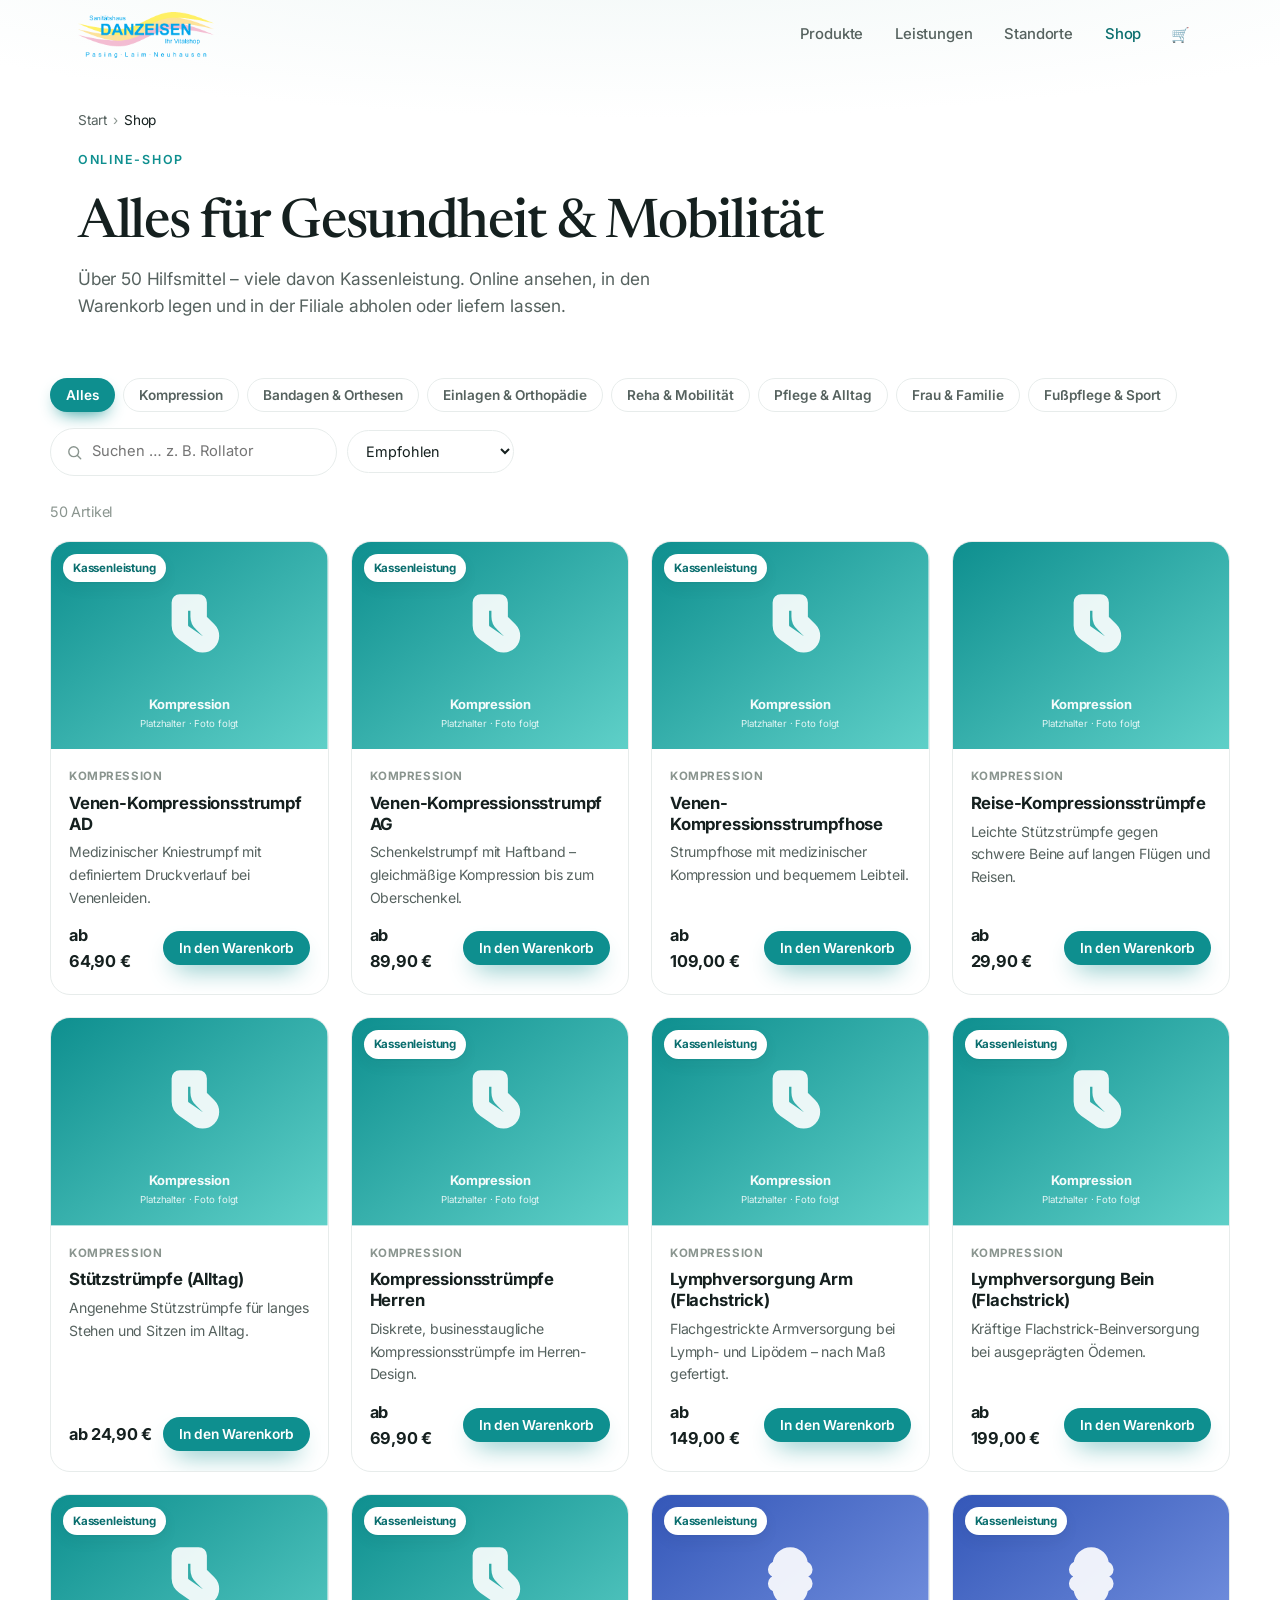
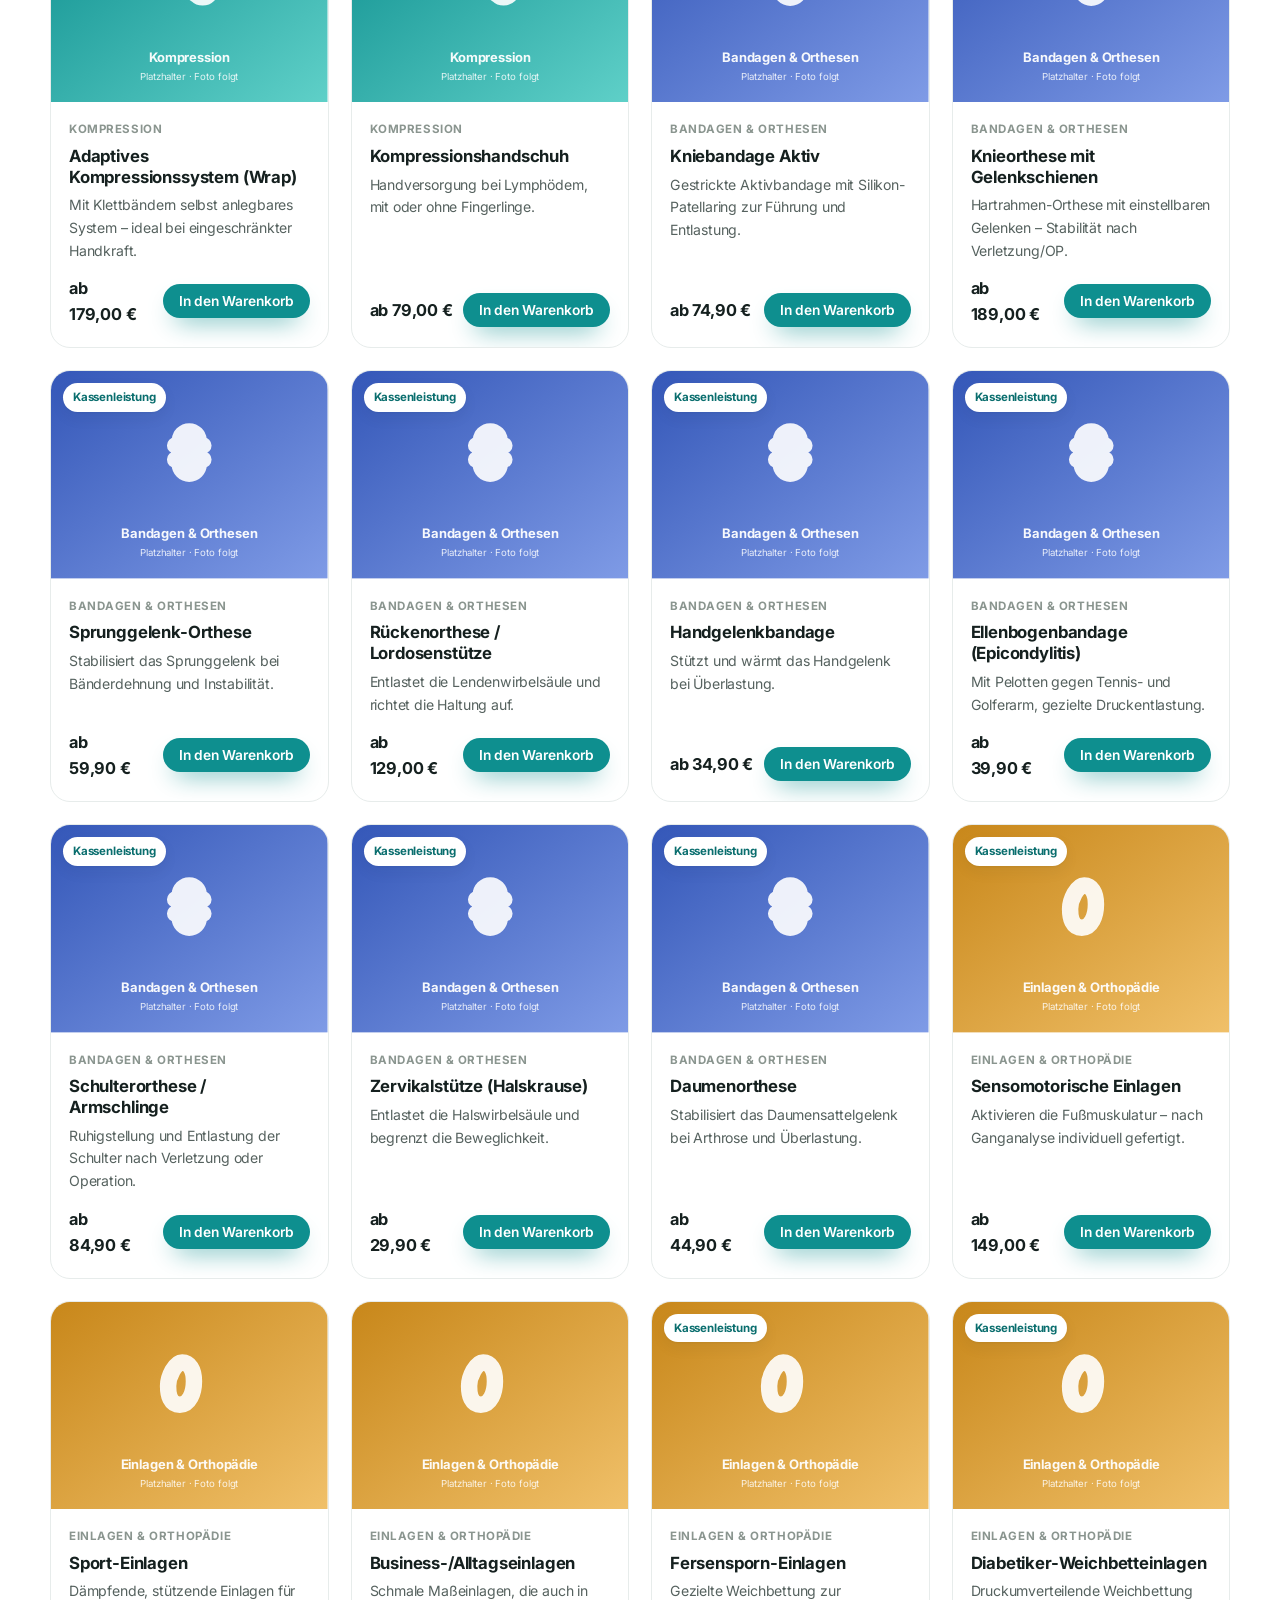
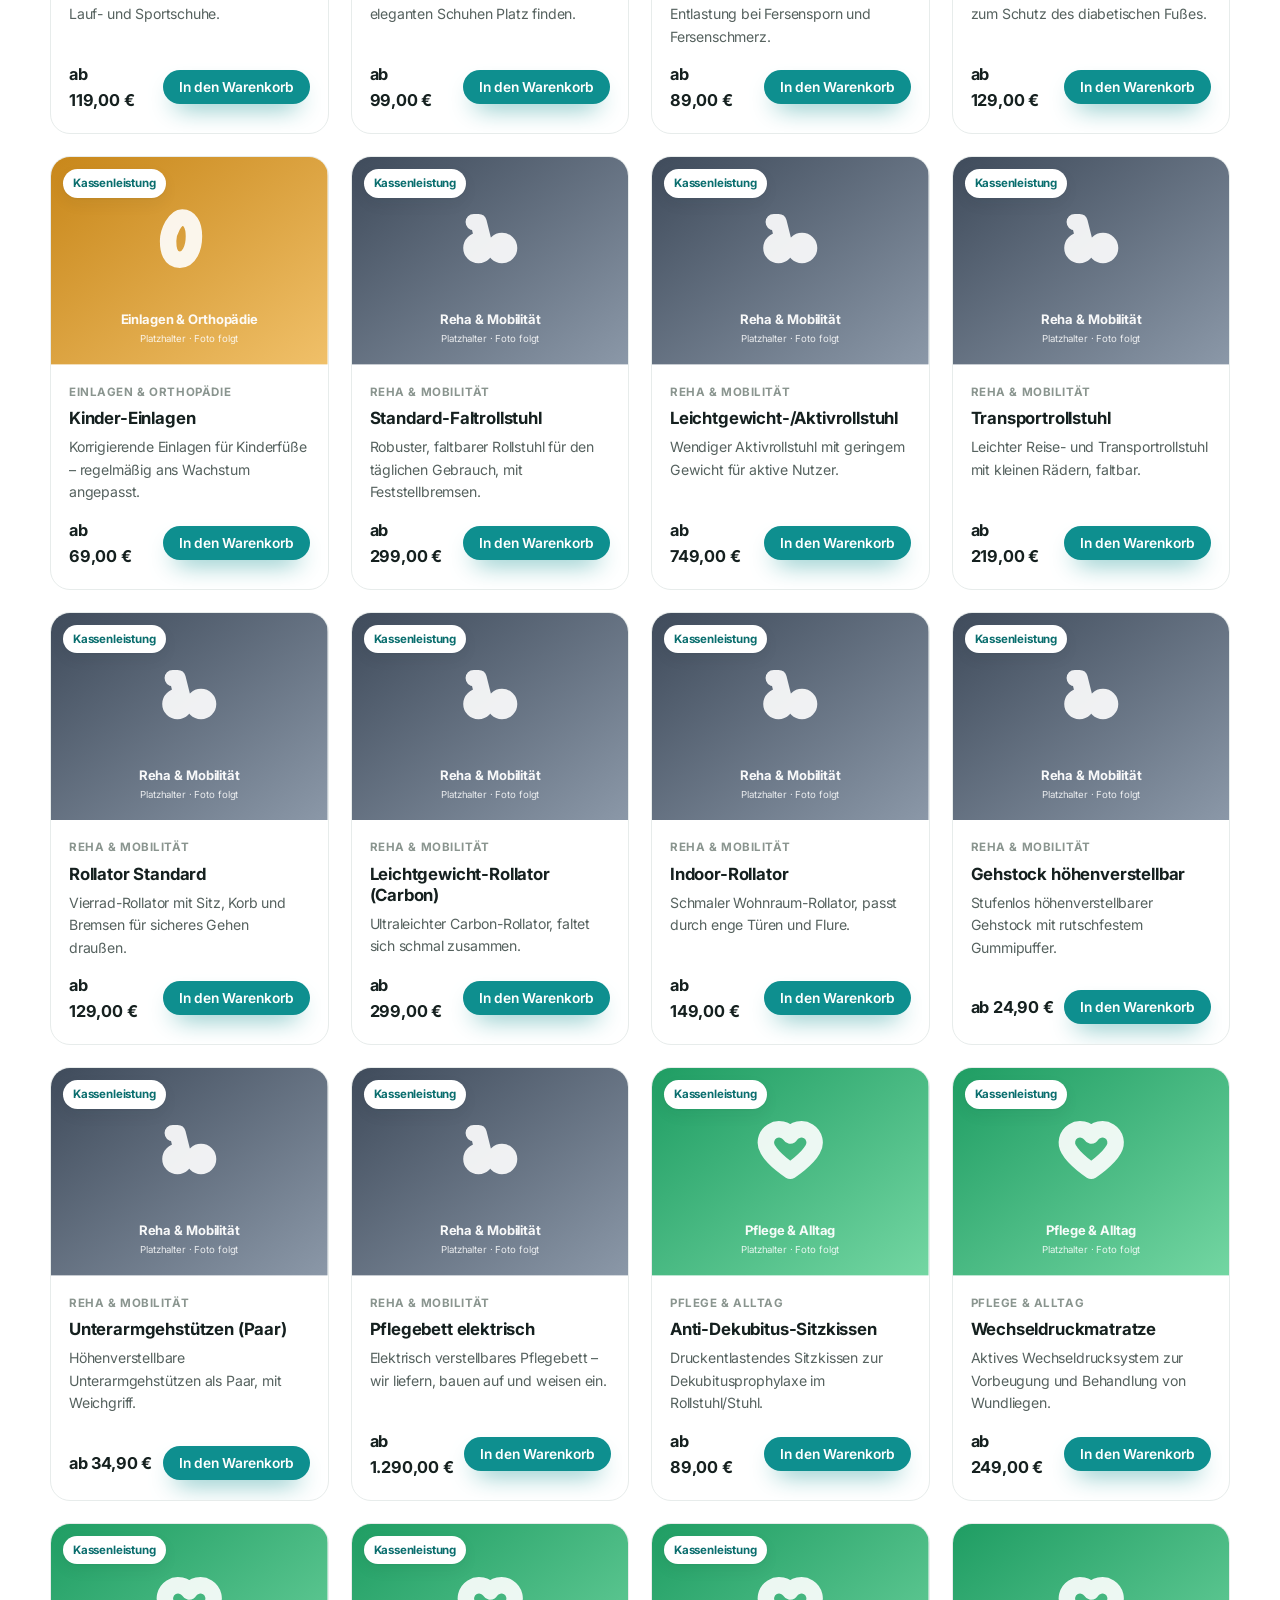
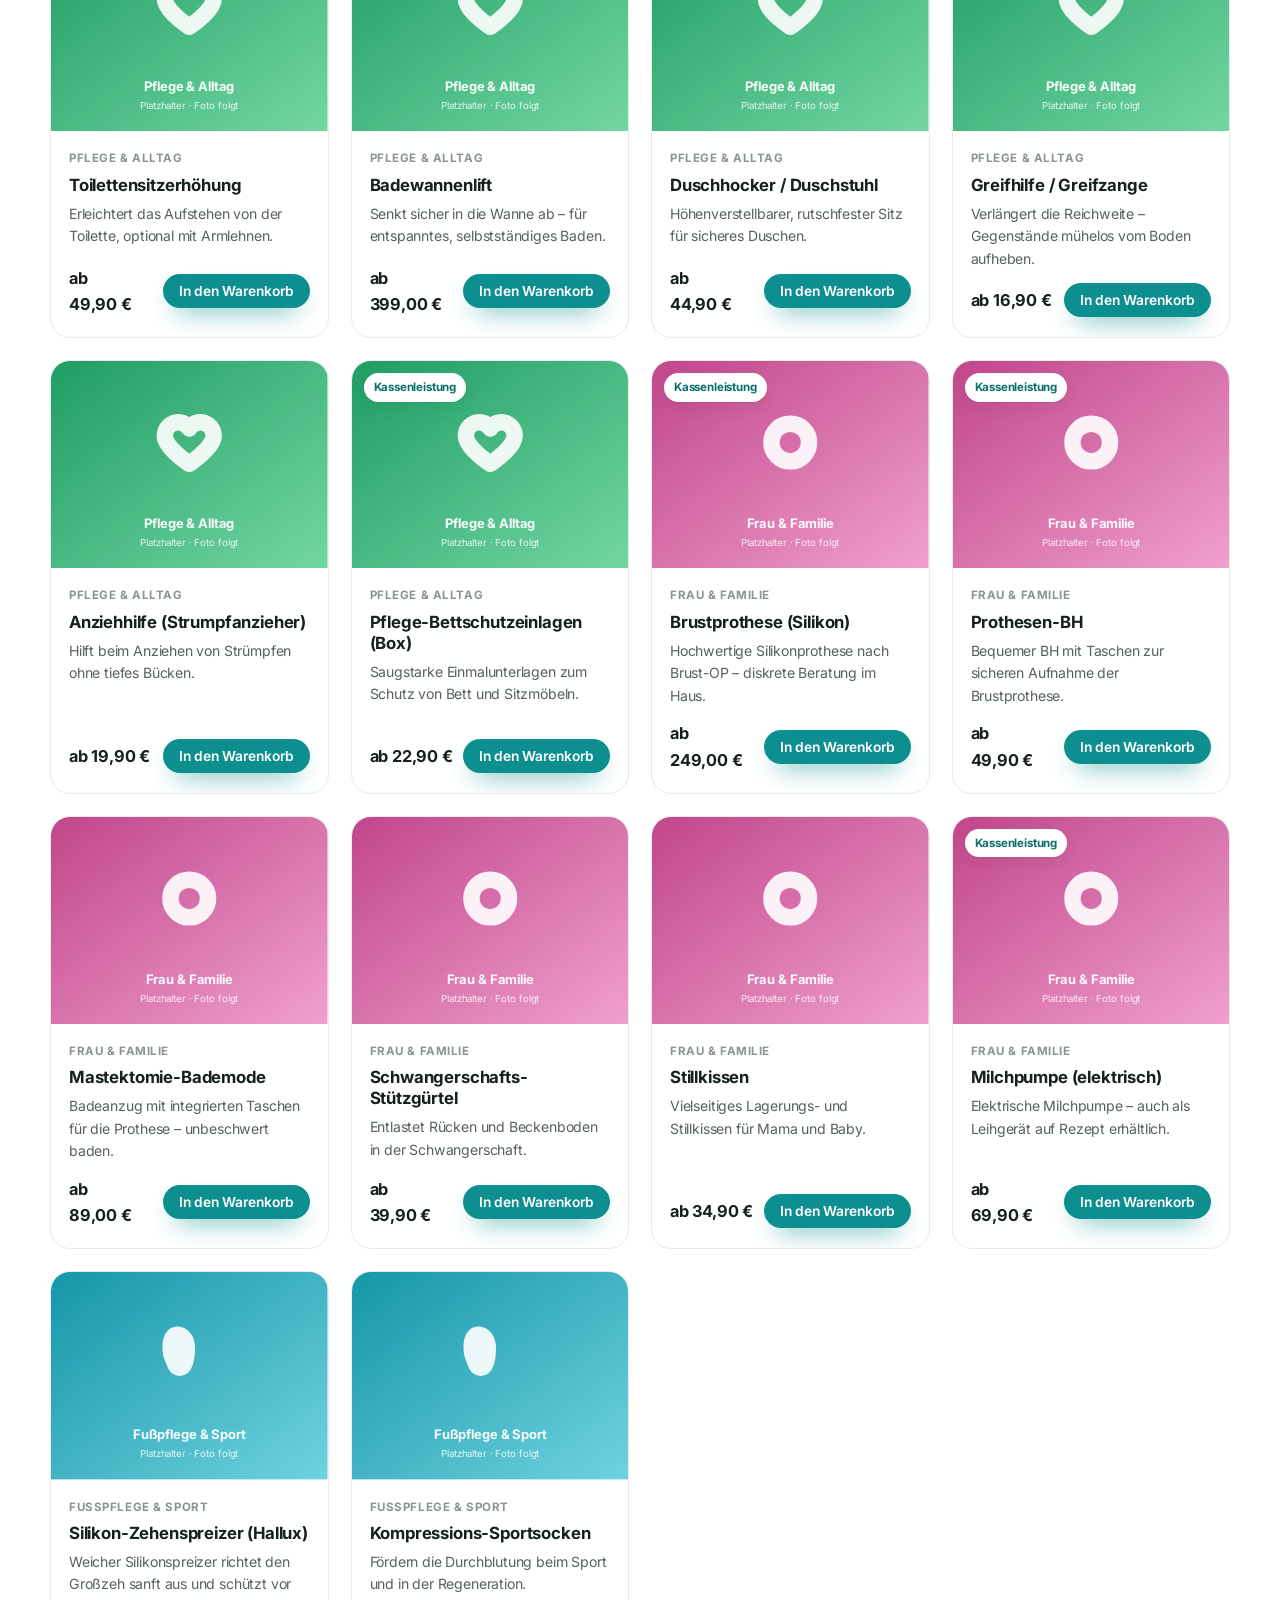
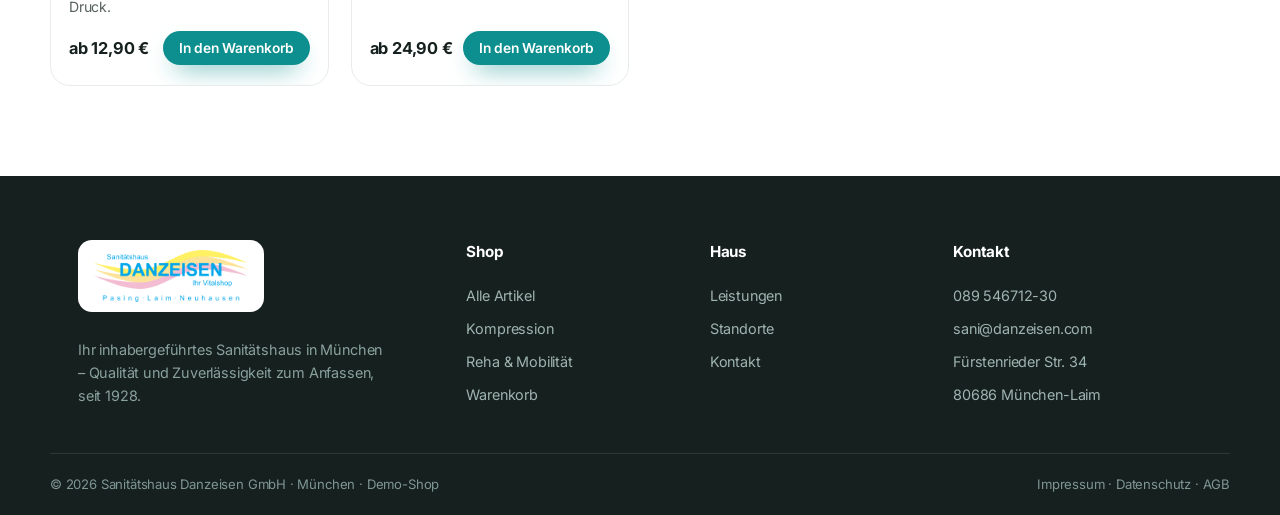
<file: shop.html>
<!DOCTYPE html>
<html lang="de">
<head>
<meta charset="UTF-8" />
<meta name="viewport" content="width=device-width, initial-scale=1.0" />
<title>Shop · Sanitätshaus Danzeisen München</title>
<meta name="description" content="Online-Shop des Sanitätshaus Danzeisen: Kompression, Bandagen & Orthesen, Einlagen, Reha & Mobilität, Pflege und mehr – viele Artikel als Kassenleistung." />
<meta name="theme-color" content="#ffffff" />
<link rel="preconnect" href="https://fonts.googleapis.com" />
<link rel="preconnect" href="https://fonts.gstatic.com" crossorigin />
<link href="https://fonts.googleapis.com/css2?family=Inter:wght@400;500;600;700;800&family=Newsreader:opsz,wght@6..72,500;6..72,600&display=swap" rel="stylesheet" />
<link rel="stylesheet" href="css/styles.css" />
</head>
<body>
<a class="skip-link" href="#shopMain">Zum Inhalt springen</a>

<header class="nav is-stuck" id="nav">
  <div class="wrap nav__inner">
    <a href="index.html" class="brand" aria-label="Sanitätshaus Danzeisen – Startseite">
      <img class="brand__logo" src="assets/logo.svg" alt="Sanitätshaus Danzeisen" width="200" height="60" />
    </a>
    <nav class="nav__links" id="navLinks" aria-label="Hauptnavigation">
      <a href="index.html#szenen">Produkte</a>
      <a href="index.html#leistungen">Leistungen</a>
      <a href="index.html#standorte">Standorte</a>
      <a href="shop.html" class="is-current">Shop</a>
      <a href="cart.html" class="nav__cart" aria-label="Warenkorb">🛒<span class="cart-badge" data-cart-count style="display:none">0</span></a>
    </nav>
    <button class="burger" id="burger" aria-label="Menü" aria-expanded="false"><span></span><span></span></button>
  </div>
</header>

<main id="shopMain">
  <section class="shop-hero">
    <div class="wrap">
      <nav class="crumbs"><a href="index.html">Start</a> › <span>Shop</span></nav>
      <span class="kicker">Online-Shop</span>
      <h1>Alles für Gesundheit &amp; Mobilität</h1>
      <p>Über 50 Hilfsmittel – viele davon Kassenleistung. Online ansehen, in den Warenkorb legen und in der Filiale abholen oder liefern lassen.</p>
    </div>
  </section>

  <section class="shop-body wrap">
    <div class="shop-toolbar">
      <div class="filters" id="shopFilters"></div>
      <div class="shop-tools">
        <div class="search">
          <svg class="ic" viewBox="0 0 24 24"><path d="m21 21-4.3-4.3M11 18a7 7 0 1 1 0-14 7 7 0 0 1 0 14z" fill="none" stroke="currentColor" stroke-width="2" stroke-linecap="round"/></svg>
          <input type="search" id="shopSearch" placeholder="Suchen … z. B. Rollator" aria-label="Produkte suchen" />
        </div>
        <select id="shopSort" aria-label="Sortierung">
          <option value="rel">Empfohlen</option>
          <option value="price-asc">Preis aufsteigend</option>
          <option value="price-desc">Preis absteigend</option>
          <option value="name">Name A–Z</option>
        </select>
      </div>
    </div>
    <p class="shop-count" id="shopCount"></p>
    <div class="shop-grid" id="shopGrid"></div>
    <p class="shop-empty" id="shopEmpty" hidden>Keine Treffer. Rufen Sie uns an – wir helfen persönlich: <a href="tel:+498954671230">089 546712-30</a>.</p>
  </section>
</main>

<footer class="footer">
  <div class="wrap footer__grid">
    <div>
      <span class="footer__logo"><img src="assets/logo.svg" alt="Sanitätshaus Danzeisen" width="210" height="63" /></span>
      <p class="footer__about">Ihr inhabergeführtes Sanitätshaus in München – Qualität und Zuverlässigkeit zum Anfassen, seit 1928.</p>
    </div>
    <div class="footer__col"><h4>Shop</h4><a href="shop.html">Alle Artikel</a><a href="shop.html?cat=kompression">Kompression</a><a href="shop.html?cat=reha">Reha &amp; Mobilität</a><a href="cart.html">Warenkorb</a></div>
    <div class="footer__col"><h4>Haus</h4><a href="index.html#leistungen">Leistungen</a><a href="index.html#standorte">Standorte</a><a href="index.html#kontakt">Kontakt</a></div>
    <div class="footer__col"><h4>Kontakt</h4><a href="tel:+498954671230">089 546712-30</a><a href="mailto:sani@danzeisen.com">sani@danzeisen.com</a><span>Fürstenrieder Str. 34</span><span>80686 München-Laim</span></div>
  </div>
  <div class="wrap footer__bottom">
    <span>© <span id="year"></span> Sanitätshaus Danzeisen GmbH · München · Demo-Shop</span>
    <span class="footer__legal"><a href="#">Impressum</a> · <a href="#">Datenschutz</a> · <a href="#">AGB</a></span>
  </div>
</footer>

<script src="js/shop-data.js"></script>
<script src="js/shop-core.js"></script>
<script src="js/shop.js"></script>
<script src="js/shop-nav.js"></script>
</body>
</html>
</file>
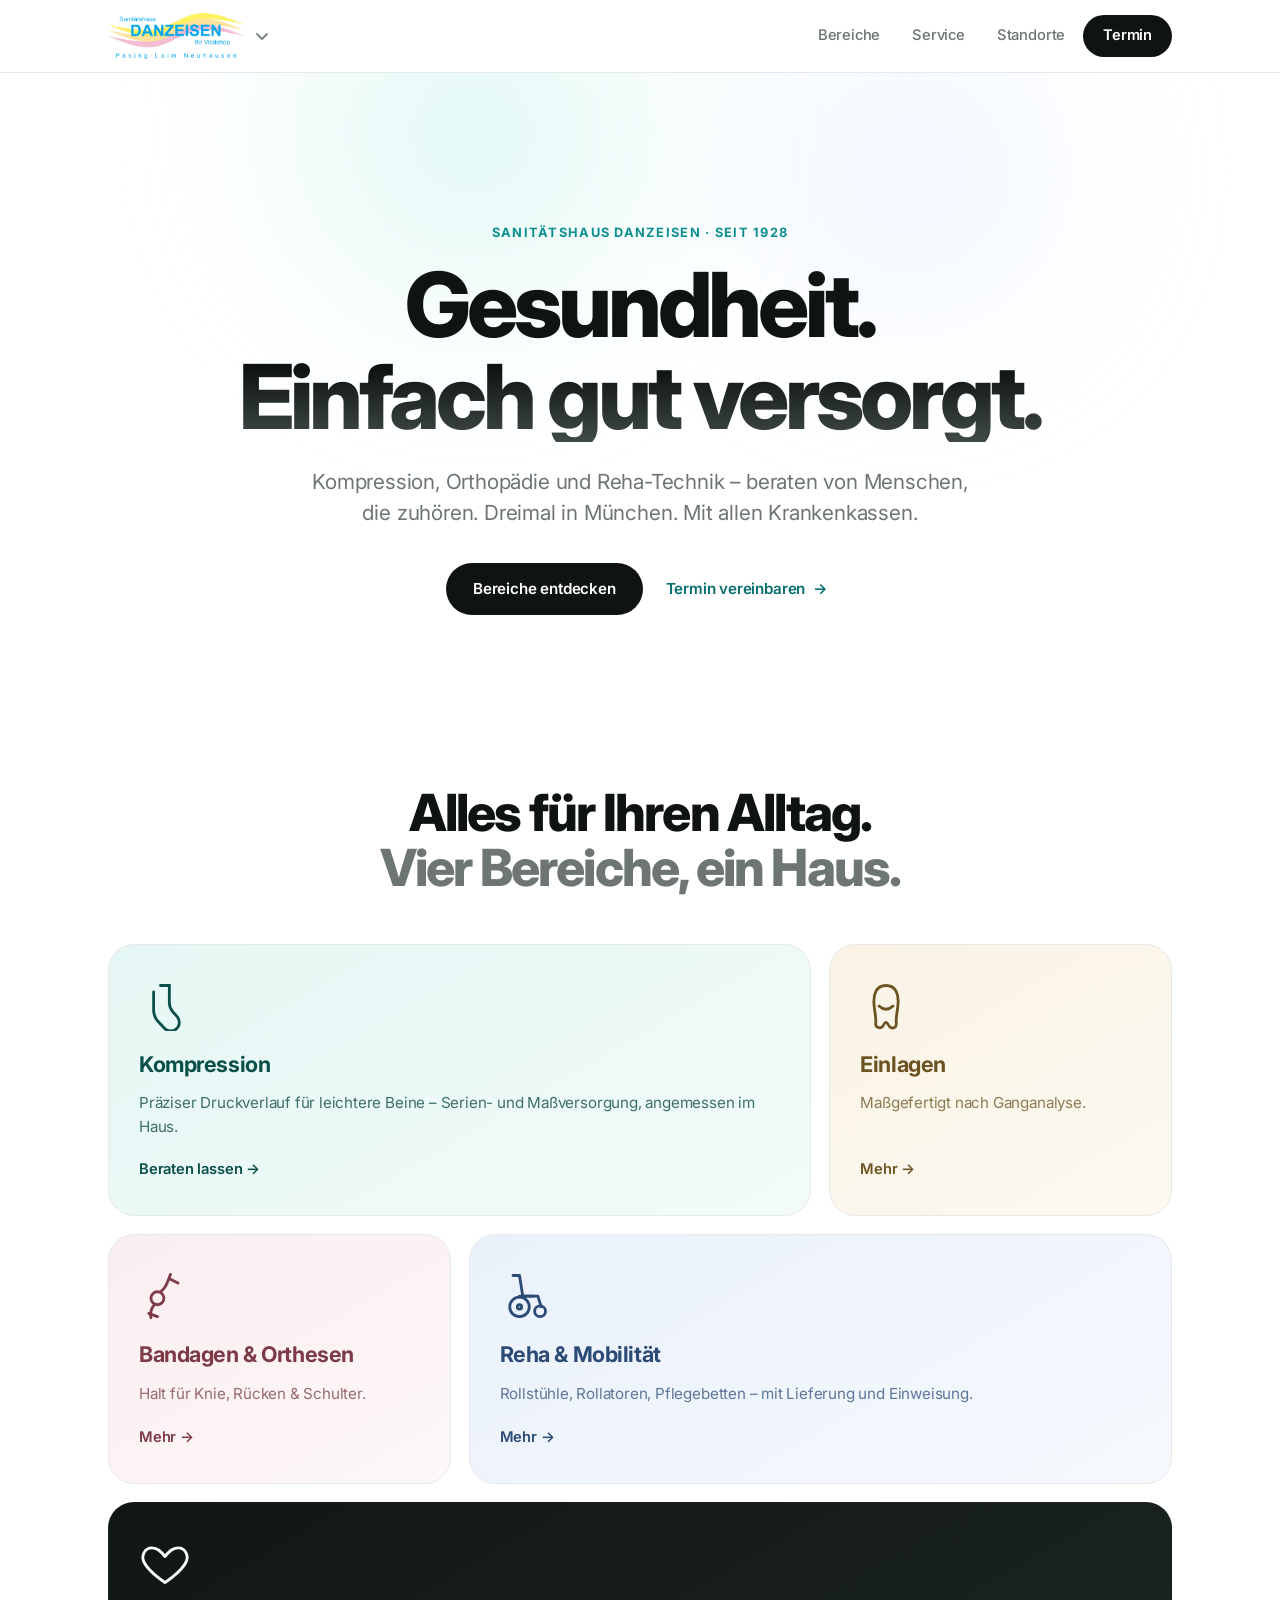
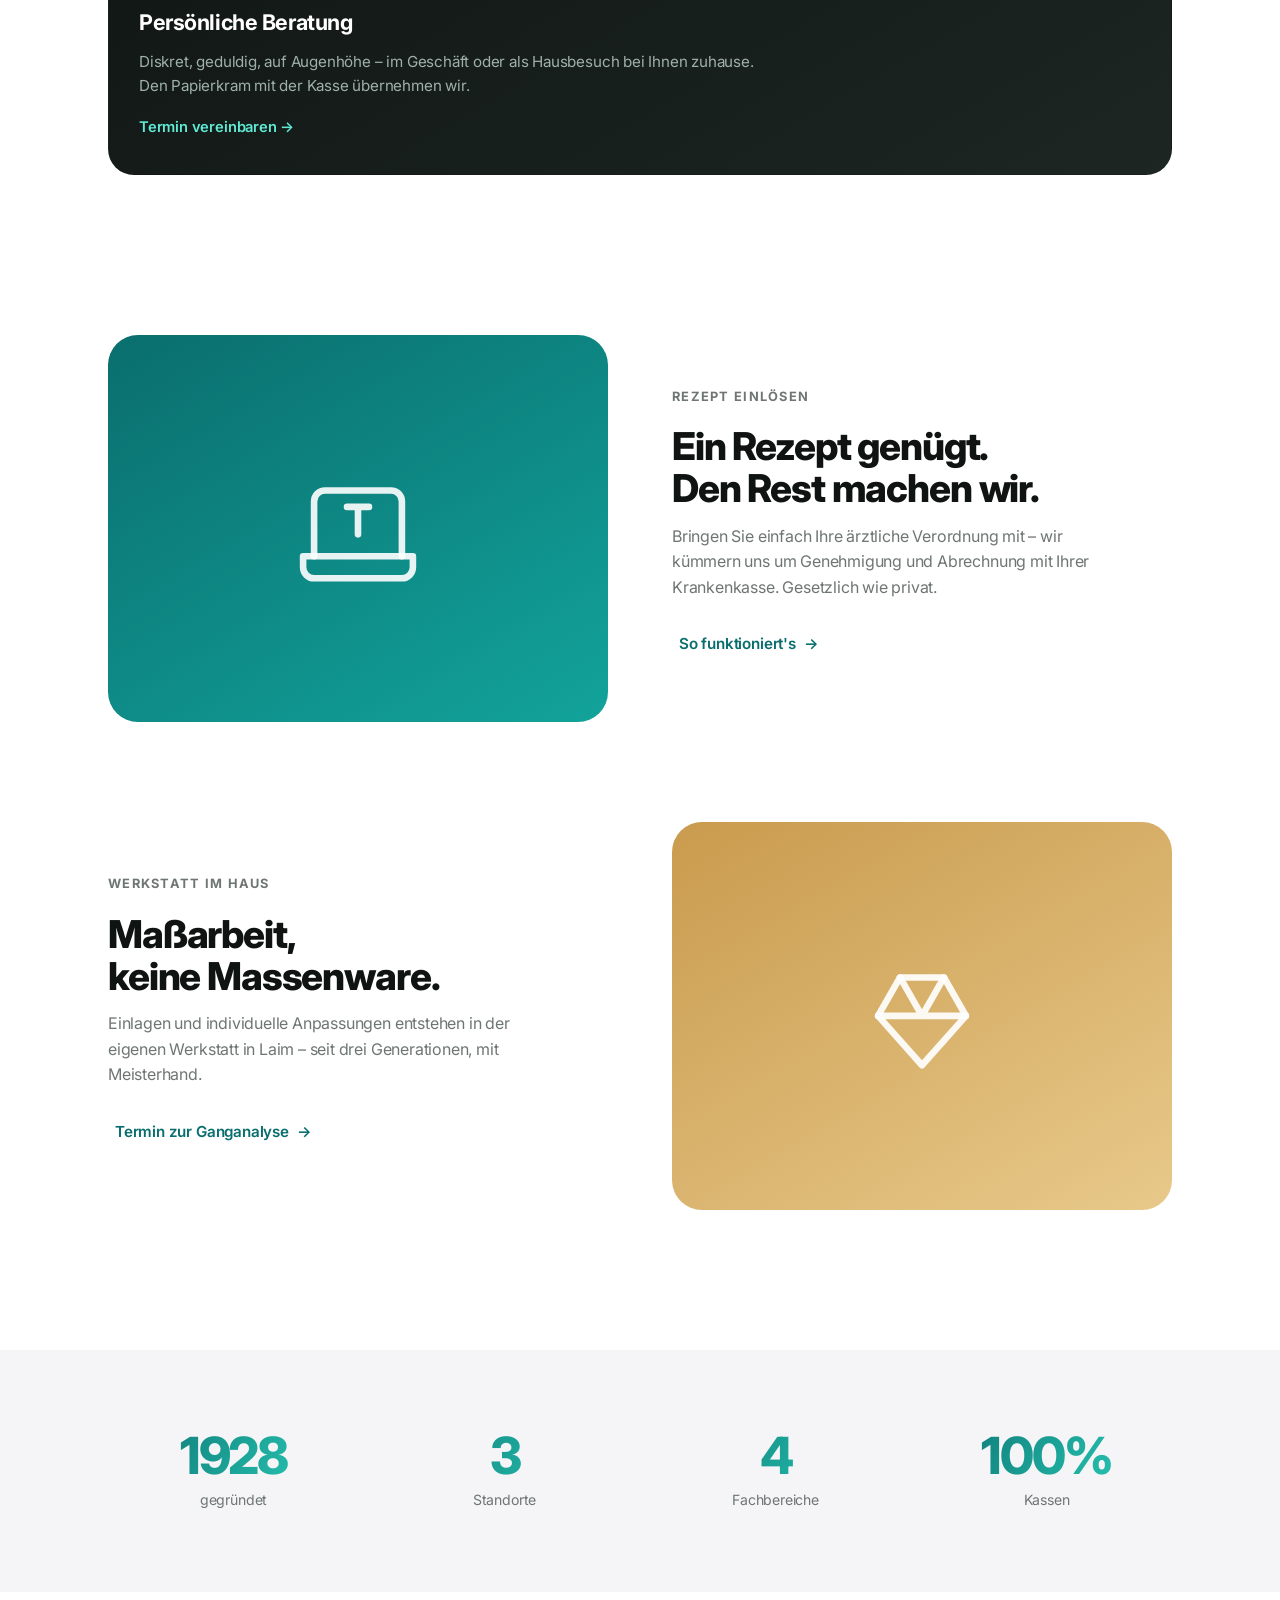
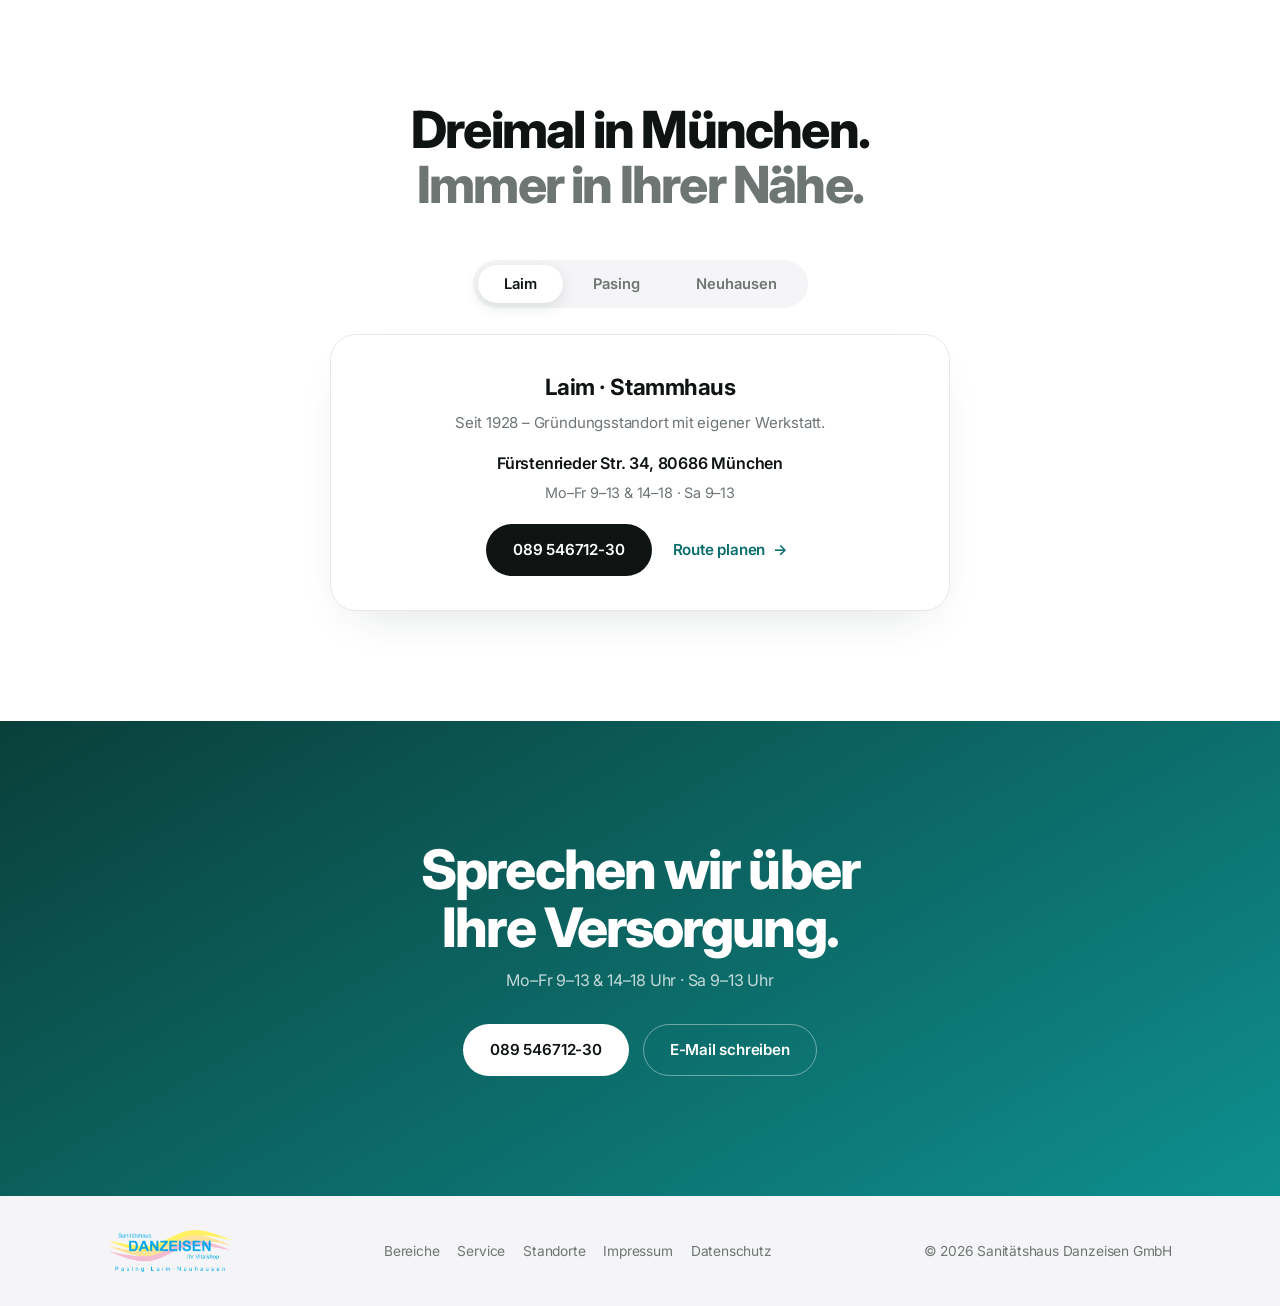
<file: studio.html>
<!DOCTYPE html>
<html lang="de">
<head>
<meta charset="UTF-8" />
<meta name="viewport" content="width=device-width, initial-scale=1.0" />
<title>Sanitätshaus Danzeisen München · Studio</title>
<meta name="description" content="Sanitätshaus Danzeisen München – seit 1928. Kompression, Orthopädie, Reha-Technik. Persönliche Beratung in Laim, Pasing & Neuhausen." />
<meta name="theme-color" content="#ffffff" />
<link rel="preconnect" href="https://fonts.googleapis.com" />
<link rel="preconnect" href="https://fonts.gstatic.com" crossorigin />
<link href="https://fonts.googleapis.com/css2?family=Inter:wght@400;500;600;700;800&display=swap" rel="stylesheet" />
<link rel="stylesheet" href="css/studio.css" />
<link rel="stylesheet" href="css/switcher.css" />
</head>
<body>

<a class="skip-link" href="#main">Zum Inhalt springen</a>

<!-- Nav -->
<header class="nav" id="nav">
  <div class="wrap nav__in">
    <div class="vswitch">
      <button class="vswitch__btn" aria-haspopup="menu" aria-expanded="false" aria-label="Startseiten-Variante wählen">
        <img src="assets/logo.svg" alt="Sanitätshaus Danzeisen" width="200" height="60" />
        <svg class="vswitch__chev" viewBox="0 0 16 16" fill="none" stroke="currentColor" stroke-width="2" stroke-linecap="round" stroke-linejoin="round"><path d="M3 6l5 5 5-5"/></svg>
      </button>
      <nav class="vswitch__menu" aria-label="Startseiten-Varianten">
        <span class="vswitch__label">Startseite wählen</span>
        <a href="index.html"><span class="vswitch__num">01</span><span class="vswitch__txt"><strong>3D Erlebnis</strong><small>Scroll-Szenen in Echtzeit-3D</small></span><svg class="vswitch__check" viewBox="0 0 16 16" fill="none" stroke="currentColor" stroke-width="2.5" stroke-linecap="round" stroke-linejoin="round"><path d="M2.5 8.5l3.5 3.5 7-8"/></svg></a>
        <a href="editorial.html"><span class="vswitch__num">02</span><span class="vswitch__txt"><strong>Editorial</strong><small>Ruhig, warm, magazinhaft</small></span><svg class="vswitch__check" viewBox="0 0 16 16" fill="none" stroke="currentColor" stroke-width="2.5" stroke-linecap="round" stroke-linejoin="round"><path d="M2.5 8.5l3.5 3.5 7-8"/></svg></a>
        <a href="studio.html" class="is-current"><span class="vswitch__num">03</span><span class="vswitch__txt"><strong>Studio</strong><small>Klar, weiß, produktfokussiert</small></span><svg class="vswitch__check" viewBox="0 0 16 16" fill="none" stroke="currentColor" stroke-width="2.5" stroke-linecap="round" stroke-linejoin="round"><path d="M2.5 8.5l3.5 3.5 7-8"/></svg></a>
        <a href="heritage.html"><span class="vswitch__num">04</span><span class="vswitch__txt"><strong>Tradition</strong><small>Seit 1928 – Herkunft, modern erzählt</small></span><svg class="vswitch__check" viewBox="0 0 16 16" fill="none" stroke="currentColor" stroke-width="2.5" stroke-linecap="round" stroke-linejoin="round"><path d="M2.5 8.5l3.5 3.5 7-8"/></svg></a>
      </nav>
    </div>
    <nav class="nav__links" id="navLinks" aria-label="Hauptnavigation">
      <a href="#bereiche">Bereiche</a>
      <a href="#service">Service</a>
      <a href="#standorte">Standorte</a>
      <a href="#kontakt" class="nav__cta">Termin</a>
    </nav>
    <button class="burger" id="burger" aria-label="Menü" aria-expanded="false"><span></span><span></span></button>
  </div>
</header>

<main id="main">

<!-- Hero -->
<section class="hero">
  <span class="orb orb--a" aria-hidden="true"></span>
  <span class="orb orb--b" aria-hidden="true"></span>
  <div class="wrap hero__in">
    <p class="eyebrow reveal">Sanitätshaus Danzeisen · seit 1928</p>
    <h1 class="reveal">Gesundheit.<br>Einfach gut versorgt.</h1>
    <p class="hero__sub reveal">Kompression, Orthopädie und Reha-Technik – beraten von Menschen, die zuhören. Dreimal in München. Mit allen Krankenkassen.</p>
    <div class="hero__cta reveal">
      <a class="btn btn--fill" href="#bereiche">Bereiche entdecken</a>
      <a class="btn btn--text" href="#kontakt">Termin vereinbaren <span>→</span></a>
    </div>
  </div>
</section>

<!-- Bento -->
<section class="bento-sec" id="bereiche">
  <div class="wrap">
    <header class="sec-head reveal">
      <h2>Alles für Ihren Alltag.<br><span>Vier Bereiche, ein Haus.</span></h2>
    </header>
    <div class="bento">
      <a href="#kontakt" class="tile tile--big tile--teal reveal">
        <svg class="tile__ic" viewBox="0 0 48 48"><path d="M20 6h8v16c0 3 1 5.5 3 8l4 4.5c3 3.5 3 8.5-.5 11.5s-8 2.5-11-.5l-6.5-7c-2.5-3-3.5-6-3.5-9.5V12"/><path d="M20 6h8"/></svg>
        <h3>Kompression</h3>
        <p>Präziser Druckverlauf für leichtere Beine – Serien- und Maßversorgung, angemessen im Haus.</p>
        <span class="tile__link">Beraten lassen →</span>
      </a>
      <a href="#kontakt" class="tile tile--sand reveal">
        <svg class="tile__ic" viewBox="0 0 48 48"><path d="M24 6c9 0 12 8 11 18-.5 7-2 11-1.5 17 .3 4-3 5-5.5 3.5S26 40 24 40s-1.5 3-4 4.5-6-.5-5.5-3.5c.5-6-1-10-1.5-17C12 14 15 6 24 6z"/><path d="M17.5 25q6.5 6 13 0"/></svg>
        <h3>Einlagen</h3>
        <p>Maßgefertigt nach Ganganalyse.</p>
        <span class="tile__link">Mehr →</span>
      </a>
      <a href="#kontakt" class="tile tile--rose reveal">
        <svg class="tile__ic" viewBox="0 0 48 48"><path d="M29 5c-3 8-4 12-9 16"/><circle cx="17" cy="27" r="6"/><path d="M14 33c-3 4-4 8-3 12"/><path d="M28 9l8 4M9 41l8 3"/></svg>
        <h3>Bandagen &amp; Orthesen</h3>
        <p>Halt für Knie, Rücken &amp; Schulter.</p>
        <span class="tile__link">Mehr →</span>
      </a>
      <a href="#kontakt" class="tile tile--big tile--blue reveal">
        <svg class="tile__ic" viewBox="0 0 48 48"><circle cx="18" cy="35" r="9"/><circle cx="18" cy="35" r="2"/><circle cx="37" cy="39" r="5"/><path d="M12 6h6l3 19h14l3 10"/><path d="M18 25h13"/></svg>
        <h3>Reha &amp; Mobilität</h3>
        <p>Rollstühle, Rollatoren, Pflegebetten – mit Lieferung und Einweisung.</p>
        <span class="tile__link">Mehr →</span>
      </a>
      <a href="#kontakt" class="tile tile--full tile--ink reveal">
        <svg class="tile__ic" viewBox="0 0 48 48"><path d="M24 42s-14-9-19-18C1.5 17.5 5 10 12 10c5 0 8 3 12 8 4-5 7-8 12-8 7 0 10.5 7.5 7 14-5 9-19 18-19 18z"/></svg>
        <h3>Persönliche Beratung</h3>
        <p>Diskret, geduldig, auf Augenhöhe – im Geschäft oder als Hausbesuch bei Ihnen zuhause. Den Papierkram mit der Kasse übernehmen wir.</p>
        <span class="tile__link">Termin vereinbaren →</span>
      </a>
    </div>
  </div>
</section>

<!-- Feature rows -->
<section class="feats" id="service">
  <div class="wrap">
    <article class="feat reveal">
      <div class="feat__panel feat__panel--teal" aria-hidden="true">
        <svg viewBox="0 0 48 48"><path d="M8 34V14a4 4 0 0 1 4-4h24a4 4 0 0 1 4 4v20"/><path d="M4 34h40v4a4 4 0 0 1-4 4H8a4 4 0 0 1-4-4z"/><path d="M20 16h8M24 16v10"/></svg>
      </div>
      <div class="feat__copy">
        <p class="eyebrow">Rezept einlösen</p>
        <h3>Ein Rezept genügt.<br>Den Rest machen wir.</h3>
        <p>Bringen Sie einfach Ihre ärztliche Verordnung mit – wir kümmern uns um Genehmigung und Abrechnung mit Ihrer Krankenkasse. Gesetzlich wie privat.</p>
        <a class="btn btn--text" href="#kontakt">So funktioniert's <span>→</span></a>
      </div>
    </article>
    <article class="feat feat--rev reveal">
      <div class="feat__panel feat__panel--sand" aria-hidden="true">
        <svg viewBox="0 0 48 48"><path d="M8 24l8-14h16l8 14-16 18z"/><path d="M16 10l8 14 8-14M8 24h32"/></svg>
      </div>
      <div class="feat__copy">
        <p class="eyebrow">Werkstatt im Haus</p>
        <h3>Maßarbeit,<br>keine Massenware.</h3>
        <p>Einlagen und individuelle Anpassungen entstehen in der eigenen Werkstatt in Laim – seit drei Generationen, mit Meisterhand.</p>
        <a class="btn btn--text" href="#kontakt">Termin zur Ganganalyse <span>→</span></a>
      </div>
    </article>
  </div>
</section>

<!-- Stats -->
<section class="nums">
  <div class="wrap nums__grid">
    <div class="reveal"><strong>1928</strong><span>gegründet</span></div>
    <div class="reveal"><strong>3</strong><span>Standorte</span></div>
    <div class="reveal"><strong>4</strong><span>Fachbereiche</span></div>
    <div class="reveal"><strong>100%</strong><span>Kassen</span></div>
  </div>
</section>

<!-- Standorte -->
<section class="orte" id="standorte">
  <div class="wrap">
    <header class="sec-head reveal">
      <h2>Dreimal in München.<br><span>Immer in Ihrer Nähe.</span></h2>
    </header>
    <div class="seg reveal" role="tablist" aria-label="Filialen">
      <button class="seg__btn is-active" data-loc="0" role="tab" aria-selected="true">Laim</button>
      <button class="seg__btn" data-loc="1" role="tab" aria-selected="false">Pasing</button>
      <button class="seg__btn" data-loc="2" role="tab" aria-selected="false">Neuhausen</button>
    </div>
    <div class="loc reveal" id="locCard" aria-live="polite"></div>
  </div>
</section>

<!-- CTA -->
<section class="cta" id="kontakt">
  <div class="wrap cta__in reveal">
    <h2>Sprechen wir über<br>Ihre Versorgung.</h2>
    <p>Mo–Fr 9–13 &amp; 14–18 Uhr · Sa 9–13 Uhr</p>
    <div class="cta__row">
      <a class="btn btn--white" href="tel:+498954671230">089 546712-30</a>
      <a class="btn btn--outline" href="mailto:sani@danzeisen.com">E-Mail schreiben</a>
    </div>
  </div>
</section>
</main>

<!-- Footer -->
<footer class="footer">
  <div class="wrap footer__in">
    <img src="assets/logo.svg" alt="Sanitätshaus Danzeisen" width="180" height="54" />
    <nav class="footer__nav">
      <a href="#bereiche">Bereiche</a>
      <a href="#service">Service</a>
      <a href="#standorte">Standorte</a>
      <a href="#">Impressum</a>
      <a href="#">Datenschutz</a>
    </nav>
    <span>© <span id="year"></span> Sanitätshaus Danzeisen GmbH</span>
  </div>
</footer>

<script src="js/switcher.js"></script>
<script src="js/mobilenav.js"></script>
<script>
document.getElementById('year').textContent = new Date().getFullYear();
var io = new IntersectionObserver(function (es) {
  es.forEach(function (e) { if (e.isIntersecting) { e.target.classList.add('in'); io.unobserve(e.target); } });
}, { threshold: 0.14 });
document.querySelectorAll('.reveal').forEach(function (el) { io.observe(el); });
requestAnimationFrame(function () {
  document.querySelectorAll('.reveal').forEach(function (el) {
    if (el.getBoundingClientRect().top < innerHeight * 0.92) el.classList.add('in');
  });
});

/* Standorte segmented control */
var LOCS = [
  { n: 'Laim · Stammhaus', a: 'Fürstenrieder Str. 34, 80686 München', t: '089 546712-30', tel: '+498954671230', d: 'Seit 1928 – Gründungsstandort mit eigener Werkstatt.' },
  { n: 'Pasing', a: 'Am Schützeneck 8, 81241 München', t: '089 829207-10', tel: '+498982920710', d: 'Filiale im Münchner Westen – Beratung & Fachhandel.' },
  { n: 'Neuhausen', a: 'Nymphenburger Str. 153, 80634 München', t: '089 829207-10', tel: '+498982920710', d: 'Zentral gelegen – Kompression & Reha-Beratung.' }
];
var card = document.getElementById('locCard');
function renderLoc(i) {
  var l = LOCS[i];
  card.innerHTML =
    '<div class="loc__body"><h3>' + l.n + '</h3><p class="loc__desc">' + l.d + '</p>' +
    '<p class="loc__addr">' + l.a + '</p>' +
    '<p class="loc__hours">Mo–Fr 9–13 & 14–18 · Sa 9–13</p>' +
    '<div class="loc__row"><a class="btn btn--fill" href="tel:' + l.tel + '">' + l.t + '</a>' +
    '<a class="btn btn--text" target="_blank" rel="noopener" href="https://www.google.com/maps/dir/?api=1&destination=' + encodeURIComponent(l.a) + '">Route planen <span>→</span></a></div></div>';
}
renderLoc(0);
document.querySelectorAll('.seg__btn').forEach(function (b) {
  b.addEventListener('click', function () {
    document.querySelectorAll('.seg__btn').forEach(function (x) { x.classList.remove('is-active'); x.setAttribute('aria-selected', 'false'); });
    b.classList.add('is-active'); b.setAttribute('aria-selected', 'true');
    renderLoc(+b.dataset.loc);
  });
});
</script>
</body>
</html>
</file>
<file: css/styles.css>
/* ============================================================
   Sanitätshaus Danzeisen — Stylesheet (light only, premium)
   ============================================================ */
:root{
  --bg:#ffffff;
  --bg-soft:#f5f6f7;
  --bg-tint:#eef4f4;
  --ink:#15201f;
  --ink-soft:#56625f;
  --muted:#8a958f;
  --line:#e7eceb;
  --teal:#0e8f8f;
  --teal-deep:#0a6e6e;
  --teal-ink:#0b4f4f;
  --accent:#0e8f8f;
  --shadow-sm:0 1px 2px rgba(20,40,38,.05),0 6px 16px rgba(20,40,38,.05);
  --shadow:0 18px 50px -18px rgba(15,60,58,.28);
  --shadow-lg:0 40px 90px -30px rgba(15,60,58,.34);
  --radius:20px; --radius-sm:13px; --radius-lg:30px;
  --wrap:1180px;
  --ease:cubic-bezier(.22,1,.36,1);
  --sans:'Inter',system-ui,-apple-system,'Segoe UI',Roboto,sans-serif;
  --serif:'Newsreader',Georgia,serif;
}
*{box-sizing:border-box}
html{scroll-behavior:smooth;-webkit-text-size-adjust:100%}
@media (prefers-reduced-motion:reduce){html{scroll-behavior:auto}*{animation-duration:.01ms!important;transition-duration:.01ms!important}}
body{
  margin:0;background:var(--bg);color:var(--ink);font-family:var(--sans);
  line-height:1.6;-webkit-font-smoothing:antialiased;text-rendering:optimizeLegibility;overflow-x:hidden;
  letter-spacing:-0.011em;
}
a{color:inherit;text-decoration:none}
img,svg{display:block;max-width:100%}
button{font-family:inherit;cursor:pointer}
.wrap{width:100%;max-width:var(--wrap);margin:0 auto;padding:0 28px}
.kicker{display:inline-block;font-size:.78rem;font-weight:600;letter-spacing:.14em;text-transform:uppercase;color:var(--teal);margin:0 0 18px}

.skip-link{position:fixed;left:-999px;top:10px;z-index:300;background:var(--teal);color:#fff;padding:10px 16px;border-radius:10px}
.skip-link:focus{left:12px}
.scroll-progress{position:fixed;top:0;left:0;height:2px;width:0;background:linear-gradient(90deg,var(--teal),#4cc6c6);z-index:200;transition:width .1s linear}

/* ---- 3D Canvas ---- */
#stage{position:fixed;inset:0;width:100%;height:100%;z-index:1;pointer-events:none;opacity:0;transition:opacity .6s var(--ease)}
.stage-loader{position:fixed;inset:0;display:grid;place-items:center;z-index:2;pointer-events:none;transition:opacity .5s}
.stage-loader.hidden{opacity:0}
.stage-loader span{width:30px;height:30px;border-radius:50%;border:2.5px solid var(--line);border-top-color:var(--teal);animation:spin 1s linear infinite}
@keyframes spin{to{transform:rotate(360deg)}}
.no3d #stage,.no3d .stage-loader{display:none}

/* ---- Buttons ---- */
.btn{display:inline-flex;align-items:center;justify-content:center;gap:9px;border:1px solid transparent;
  border-radius:999px;padding:13px 26px;font-weight:600;font-size:.97rem;transition:.3s var(--ease);white-space:nowrap}
.btn--primary{background:var(--teal);color:#fff;box-shadow:0 12px 26px -12px var(--teal)}
.btn--primary:hover{background:var(--teal-deep);transform:translateY(-2px);box-shadow:0 18px 34px -12px var(--teal)}
.btn--ghost{background:rgba(255,255,255,.7);border-color:var(--line);color:var(--ink);backdrop-filter:blur(8px)}
.btn--ghost:hover{border-color:var(--teal);color:var(--teal-deep);transform:translateY(-2px)}
.btn--plain{color:var(--ink);padding-left:8px;padding-right:8px}
.btn--plain:hover{color:var(--teal-deep)}
.btn--block{width:100%}

/* ---- Nav ---- */
.nav{position:fixed;top:0;left:0;right:0;z-index:100;transition:.4s var(--ease)}
.nav__inner{display:flex;align-items:center;justify-content:space-between;height:70px}
.nav.is-stuck{background:rgba(255,255,255,.72);backdrop-filter:saturate(180%) blur(20px);-webkit-backdrop-filter:saturate(180%) blur(20px);box-shadow:0 1px 0 var(--line)}
.brand{display:inline-flex;align-items:center;gap:11px}
.brand__logo{height:46px;width:auto;display:block}
.nav__links{display:flex;align-items:center;gap:4px}
.nav__links>a{padding:9px 14px;border-radius:999px;font-weight:500;font-size:.93rem;color:var(--ink-soft);transition:.2s}
.nav__links>a:hover{color:var(--ink);background:rgba(20,40,38,.05)}
.nav__links>a.is-current{color:var(--teal-deep)}
.nav__cta{background:var(--teal);color:#fff!important;padding:9px 20px!important}
.nav__cta:hover{background:var(--teal-deep)!important}
.burger{display:none;flex-direction:column;gap:5px;width:42px;height:42px;border:none;background:transparent;align-items:center;justify-content:center}
.burger span{width:20px;height:2px;background:var(--ink);border-radius:2px;transition:.3s var(--ease)}

/* ---- Hero ---- */
/* Historisches Ladenfoto als Hero-Hintergrund, unten weich in die Seite gefadet.
   Fehlt assets/storefront.jpg, bleibt der bisherige Verlauf sichtbar (Fallback). */
.hero__photo{position:absolute;inset:0;z-index:0;pointer-events:none;
  background:url('../assets/storefront.jpg') center 32%/cover no-repeat}
.hero__photo::after{content:"";position:absolute;inset:0;
  background:linear-gradient(to bottom,
    rgba(255,255,255,.62) 0%, rgba(255,255,255,.40) 30%,
    rgba(255,255,255,.55) 55%, rgba(255,255,255,.92) 82%, #ffffff 100%)}
.hero>*:not(.hero__photo){position:relative;z-index:1}
.hero{position:relative;z-index:3;min-height:100vh;display:flex;flex-direction:column;justify-content:center;
  background:radial-gradient(120% 80% at 50% -10%,#f0f7f6 0%,#ffffff 55%)}
.hero__inner{padding-top:90px;max-width:920px}
.hero__title{font-family:var(--serif);font-weight:500;font-size:clamp(2.9rem,8vw,6.2rem);line-height:1.02;letter-spacing:-.03em;margin:0;color:var(--ink)}
.hero__title em{font-style:italic;color:var(--teal-deep)}
.hero__lead{font-size:clamp(1.08rem,2vw,1.32rem);color:var(--ink-soft);max-width:33ch;margin:26px 0 34px;line-height:1.5}
.hero__actions{display:flex;gap:14px;flex-wrap:wrap;align-items:center}
.hero__scroll{position:absolute;left:50%;bottom:34px;transform:translateX(-50%);display:flex;flex-direction:column;align-items:center;gap:10px;color:var(--muted);font-size:.74rem;letter-spacing:.1em;text-transform:uppercase}
.hero__scroll i{width:1px;height:42px;background:linear-gradient(var(--teal),transparent);position:relative;overflow:hidden}
.hero__scroll i::after{content:"";position:absolute;top:0;left:0;width:100%;height:14px;background:var(--teal);animation:scrolldot 1.8s var(--ease) infinite}
@keyframes scrolldot{0%{transform:translateY(-14px)}60%,100%{transform:translateY(42px)}}

/* ---- Scenes (3D) ---- */
.scenes{position:relative;z-index:3}
.scene{position:relative;min-height:100vh;display:flex;align-items:center}
.scene__inner{display:flex;width:100%}
.scene[data-side="right"] .scene__inner{justify-content:flex-start}
.scene[data-side="left"] .scene__inner{justify-content:flex-end}
.scene__copy{max-width:430px;padding:30px 0}
.scene__copy{background:transparent}
.scene__no{display:inline-block;font-size:.8rem;font-weight:600;letter-spacing:.06em;color:var(--teal);margin-bottom:16px}
.scene__copy h2{font-family:var(--serif);font-weight:500;font-size:clamp(2rem,4.6vw,3.4rem);line-height:1.05;letter-spacing:-.025em;margin:0 0 18px}
.scene__copy p{color:var(--ink-soft);font-size:1.08rem;line-height:1.55;margin:0 0 22px}
.scene__tags{list-style:none;display:flex;flex-wrap:wrap;gap:8px;padding:0;margin:0 0 26px}
.scene__tags li{font-size:.8rem;font-weight:600;color:var(--teal-deep);background:rgba(14,143,143,.09);padding:7px 14px;border-radius:999px}
/* readability scrim behind copy over 3D */
.scene__copy{position:relative}
.scene__copy::before{content:"";position:absolute;inset:-30px -40px;z-index:-1;border-radius:40px;
  background:radial-gradient(120% 120% at 0% 50%,rgba(255,255,255,.92) 0%,rgba(255,255,255,.7) 45%,rgba(255,255,255,0) 78%)}
.scene[data-side="left"] .scene__copy::before{background:radial-gradient(120% 120% at 100% 50%,rgba(255,255,255,.92) 0%,rgba(255,255,255,.7) 45%,rgba(255,255,255,0) 78%)}

/* ---- Splat-Szene (echter 3D-Scan) ---- */
.scene--splat .scene__inner{justify-content:space-between;align-items:center;gap:30px}
.scene__stage{position:relative;flex:1 1 52%;height:78vh;max-height:760px}
.scene__stage::after{content:"";position:absolute;left:50%;bottom:8%;width:46%;height:40px;transform:translateX(-50%);
  background:radial-gradient(ellipse,rgba(16,40,38,.16),transparent 70%);filter:blur(3px);z-index:0}
.splat-frame{position:relative;z-index:1;width:100%;height:100%;border:0;background:transparent}
.scene--splat .scene__copy{flex:0 0 auto}
.scene__hint{display:inline-flex;align-items:center;gap:8px;background:#fff;border:1px solid var(--line);border-radius:999px;
  padding:9px 16px;font-size:.85rem;font-weight:500;color:var(--ink-soft);box-shadow:var(--shadow-sm)}
@media(max-width:900px){
  .scene--splat .scene__inner{flex-direction:column}
  .scene__stage{flex:none;width:100%;height:56vh;order:-1}
  .scene--splat .scene__copy{text-align:center}
  .scene--splat .scene__tags{justify-content:center}
}

/* ---- Generic block ---- */
.block{position:relative;z-index:3;background:var(--bg);padding:clamp(70px,10vw,130px) 0}
.block--soft{background:var(--bg-soft)}
.block__head{max-width:680px;margin:0 0 56px}
.block__head h2{font-family:var(--serif);font-weight:500;font-size:clamp(1.9rem,4.4vw,3.2rem);line-height:1.06;letter-spacing:-.025em;margin:0}

/* ---- Cards ---- */
.cards{display:grid;grid-template-columns:repeat(4,1fr);gap:20px}
.card{background:var(--bg);border:1px solid var(--line);border-radius:var(--radius);padding:30px 26px;transition:.35s var(--ease)}
.card:hover{transform:translateY(-6px);box-shadow:var(--shadow);border-color:transparent}
.card__ic{width:52px;height:52px;border-radius:14px;display:grid;place-items:center;background:var(--bg-tint);color:var(--teal-deep);margin-bottom:18px}
.card__ic svg{width:27px;height:27px;fill:none;stroke:currentColor;stroke-width:1.7;stroke-linecap:round;stroke-linejoin:round}
.card h3{margin:0 0 8px;font-size:1.16rem;letter-spacing:-.01em}
.card p{margin:0;color:var(--ink-soft);font-size:.95rem}

/* ---- Stripe (Zahlen) ---- */
.stripe{position:relative;z-index:3;background:var(--teal-ink);color:#eafbfb;padding:clamp(48px,7vw,82px) 0}
.stripe__grid{display:grid;grid-template-columns:repeat(4,1fr);gap:24px;text-align:center}
.stripe strong{display:block;font-family:var(--serif);font-weight:500;font-size:clamp(2.2rem,5vw,3.4rem);letter-spacing:-.02em;line-height:1}
.stripe span{display:block;margin-top:10px;font-size:.9rem;color:rgba(234,251,251,.72)}

/* ---- Locations ---- */
.locs{display:grid;grid-template-columns:.8fr 1.2fr;gap:24px;align-items:start}
.locs__list{display:grid;gap:12px}
.loc-item{text-align:left;background:var(--bg);border:1px solid var(--line);border-radius:var(--radius);padding:18px 20px;display:flex;gap:14px;align-items:center;transition:.25s var(--ease)}
.loc-item:hover{border-color:var(--teal)}
.loc-item.is-active{background:var(--teal);color:#fff;border-color:transparent;box-shadow:var(--shadow)}
.loc-item.is-active .loc-item__sub{color:rgba(255,255,255,.85)}
.loc-item__pin{width:40px;height:40px;border-radius:11px;display:grid;place-items:center;background:var(--bg-tint);color:var(--teal-deep);flex:none}
.loc-item.is-active .loc-item__pin{background:rgba(255,255,255,.2);color:#fff}
.loc-item__pin svg{width:21px;height:21px;fill:currentColor}
.loc-item strong{display:block;font-size:1.04rem}
.loc-item__sub{font-size:.85rem;color:var(--muted)}
.locs__detail{background:var(--bg);border:1px solid var(--line);border-radius:var(--radius-lg);overflow:hidden;box-shadow:var(--shadow-sm);min-height:330px}
.loc-map{height:210px;position:relative;background:var(--bg-tint)}
.loc-map iframe{position:absolute;inset:0;width:100%;height:100%;border:0}
.loc-body{padding:26px}
.loc-body h3{margin:0 0 4px;font-family:var(--serif);font-weight:500;font-size:1.5rem;letter-spacing:-.01em}
.loc-rows{display:grid;gap:11px;margin:16px 0 20px;color:var(--ink-soft);font-size:.96rem}
.loc-rows a{color:var(--ink);font-weight:600}
.loc-actions{display:flex;gap:12px;flex-wrap:wrap}

/* ---- Steps ---- */
.steps{list-style:none;counter-reset:s;padding:0;margin:0;display:grid;grid-template-columns:repeat(4,1fr);gap:22px}
.steps li{position:relative;padding-top:8px}
.steps span{display:grid;place-items:center;width:46px;height:46px;border-radius:14px;background:var(--bg-tint);color:var(--teal-deep);font-family:var(--serif);font-weight:600;font-size:1.25rem;margin-bottom:16px}
.steps h3{margin:0 0 6px;font-size:1.1rem;letter-spacing:-.01em}
.steps p{margin:0;color:var(--ink-soft);font-size:.94rem}

/* ---- Kontakt ---- */
.kontakt{display:grid;grid-template-columns:1fr 1fr;gap:54px;align-items:start}
.kontakt__intro h2{font-family:var(--serif);font-weight:500;font-size:clamp(1.9rem,4.4vw,3.1rem);line-height:1.06;letter-spacing:-.025em;margin:0 0 16px}
.kontakt__sub{color:var(--ink-soft);font-size:1.06rem;max-width:40ch}
.kontakt__facts{list-style:none;padding:0;margin:28px 0 0;display:grid;gap:2px;max-width:420px}
.kontakt__facts li{display:flex;justify-content:space-between;gap:16px;padding:16px 0;border-top:1px solid var(--line);align-items:center}
.kontakt__facts span{color:var(--muted);font-size:.9rem}
.kontakt__facts a,.kontakt__facts em{font-style:normal;font-weight:600;color:var(--ink)}
.kontakt__form{background:var(--bg);border:1px solid var(--line);border-radius:var(--radius-lg);padding:30px;box-shadow:var(--shadow-sm)}
.field{display:grid;gap:7px;margin-bottom:16px}
.field-row{display:grid;grid-template-columns:1fr 1fr;gap:14px}
.field label{font-size:.82rem;font-weight:600;color:var(--ink-soft)}
.field input,.field select,.field textarea{font:inherit;font-size:.96rem;color:var(--ink);background:var(--bg-soft);border:1px solid var(--line);border-radius:12px;padding:13px 14px;transition:.2s;resize:vertical}
.field input:focus,.field select:focus,.field textarea:focus{outline:none;border-color:var(--teal);box-shadow:0 0 0 4px rgba(14,143,143,.14);background:#fff}
.check{display:flex;align-items:flex-start;gap:10px;font-size:.86rem;color:var(--ink-soft);margin-bottom:18px}
.check input{margin-top:3px;accent-color:var(--teal)}
.form-note{font-size:.88rem;margin:12px 0 0;text-align:center;min-height:1.2em}
.form-note.ok{color:var(--teal-deep);font-weight:600}
.form-note.err{color:#c0392b;font-weight:600}

/* ---- Footer ---- */
.footer{position:relative;z-index:3;background:var(--ink);color:#b7c4c1;padding-top:64px}
.footer__grid{display:grid;grid-template-columns:1.7fr 1fr 1fr 1.2fr;gap:36px;padding-bottom:42px}
.brand--footer .brand__txt strong{color:#fff}
.brand--footer .brand__txt small{color:#8aa19c}
.footer__logo{display:inline-block;background:#fff;padding:10px 16px;border-radius:14px}
.footer__logo img{height:52px;width:auto;display:block}
.footer__about{margin:18px 0 0;font-size:.9rem;color:#8aa19c;max-width:34ch}
.footer__col h4{color:#fff;font-size:.95rem;margin:0 0 14px}
.footer__col a,.footer__col span{display:block;color:#9fb3af;font-size:.9rem;padding:5px 0;transition:.2s}
.footer__col a:hover{color:#fff}
.footer__bottom{display:flex;justify-content:space-between;gap:14px;padding:20px 0;border-top:1px solid rgba(255,255,255,.1);font-size:.82rem;color:#7f9692;flex-wrap:wrap}
.footer__legal a:hover{color:#fff}

/* ---- back to top + toast ---- */
.totop{position:fixed;right:22px;bottom:22px;width:48px;height:48px;border-radius:50%;border:none;background:var(--teal);color:#fff;font-size:1.3rem;box-shadow:var(--shadow);opacity:0;transform:translateY(20px);pointer-events:none;transition:.3s var(--ease);z-index:90}
.totop.show{opacity:1;transform:none;pointer-events:auto}
.toast{position:fixed;left:50%;bottom:28px;translate:-50% 40px;background:var(--ink);color:#fff;padding:14px 22px;border-radius:12px;box-shadow:var(--shadow-lg);font-weight:600;font-size:.92rem;opacity:0;pointer-events:none;transition:.35s var(--ease);z-index:150}
.toast.show{opacity:1;translate:-50% 0}

/* ---- reveal ---- */
.reveal{opacity:0;transform:translateY(24px);transition:opacity .8s var(--ease),transform .8s var(--ease)}
.reveal.in{opacity:1;transform:none}

/* ---- responsive ---- */
@media(max-width:980px){
  .cards{grid-template-columns:repeat(2,1fr)}
  .steps{grid-template-columns:repeat(2,1fr)}
  .stripe__grid{grid-template-columns:repeat(2,1fr)}
  .locs,.kontakt{grid-template-columns:1fr}
}
/* Tablet + Phone: Burger-Navigation und gestapelte 3D-Szenen
   (iPad-Portrait 768px fällt bewusst mit hinein) */
@media(max-width:900px){
  .burger{display:flex}
  .nav__links{position:fixed;inset:70px 0 auto 0;flex-direction:column;align-items:stretch;gap:4px;
    background:rgba(255,255,255,.92);backdrop-filter:blur(20px);padding:14px 28px 22px;box-shadow:var(--shadow);
    transform:translateY(-130%);transition:transform .4s var(--ease)}
  .nav__links.open{transform:none}
  .nav__links>a{padding:14px;font-size:1.02rem;min-height:44px}
  body.menu-open .burger span:nth-child(1){transform:translateY(3.5px) rotate(45deg)}
  body.menu-open .burger span:nth-child(2){transform:translateY(-3.5px) rotate(-45deg)}
  /* 3D oben, Text darunter – für Phone & iPad-Portrait */
  .scene{min-height:auto;padding:58vh 0 9vh}
  .scene__inner{justify-content:center!important}
  .scene__copy{max-width:620px;text-align:center}
  .scene__tags{justify-content:center}
  .scene__copy::before{inset:-20px;background:rgba(255,255,255,.82)!important;border-radius:28px}
  .footer__grid{grid-template-columns:repeat(2,1fr);gap:30px}
}
@media(max-width:540px){
  .cards,.steps,.stripe__grid{grid-template-columns:1fr}
  .field-row{grid-template-columns:1fr}
  .wrap{padding:0 20px}
  .footer__grid{grid-template-columns:1fr;gap:24px}
  .cart-main{padding-left:20px;padding-right:20px}
}

/* ============================================================
   SHOP
   ============================================================ */
.ic{width:1em;height:1em;flex:none}
.btn--sm{padding:8px 15px;font-size:.86rem}
.btn--lg{padding:15px 28px;font-size:1.02rem}

/* Nav-Warenkorb */
.nav__cart{position:relative;font-size:1.15rem;line-height:1;padding:8px 12px!important;border-radius:999px}
.nav__cart:hover{background:rgba(20,40,38,.05)}
.nav__cart.is-current{color:var(--teal-deep)}
.cart-badge{position:absolute;top:0;right:0;min-width:18px;height:18px;padding:0 5px;border-radius:999px;background:var(--teal);
  color:#fff;font-size:.68rem;font-weight:700;display:inline-flex;align-items:center;justify-content:center;font-family:var(--sans)}

/* Produktseite unter fixe Nav schieben */
#product{padding-top:80px}

/* Breadcrumbs */
.crumbs{font-size:.85rem;color:var(--muted);padding:14px 0;display:flex;gap:6px;flex-wrap:wrap}
.crumbs a{color:var(--ink-soft)}
.crumbs a:hover{color:var(--teal-deep)}
.crumbs span{color:var(--ink)}

/* Shop-Hero */
.shop-hero{padding:96px 0 26px;background:radial-gradient(120% 90% at 50% -20%,#f0f7f6,#fff 60%)}
.shop-hero h1{font-family:var(--serif);font-weight:500;font-size:clamp(2rem,5vw,3.4rem);letter-spacing:-.025em;margin:8px 0 12px;line-height:1.05}
.shop-hero p{color:var(--ink-soft);font-size:1.08rem;max-width:56ch;margin:0}

/* Toolbar */
.shop-body{padding:22px 0 90px}
.shop-toolbar{display:flex;flex-wrap:wrap;gap:16px;justify-content:space-between;align-items:center;margin-bottom:14px;position:sticky;top:66px;z-index:20;
  background:color-mix(in srgb,var(--bg) 90%,transparent);backdrop-filter:blur(10px);padding:10px 0}
.filters{display:flex;flex-wrap:wrap;gap:8px}
.chip{border:1px solid var(--line);background:#fff;color:var(--ink-soft);padding:8px 15px;border-radius:999px;font-size:.85rem;font-weight:600;transition:.2s}
.chip:hover{border-color:var(--teal);color:var(--teal-deep)}
.chip.is-active{background:var(--teal);color:#fff;border-color:transparent;box-shadow:0 8px 18px -8px var(--teal)}
.shop-tools{display:flex;gap:10px;align-items:center}
.search{display:flex;align-items:center;gap:9px;background:#fff;border:1px solid var(--line);border-radius:999px;padding:0 15px;min-width:210px}
.search .ic{color:var(--muted);font-size:1.05rem}
.search input{border:none;background:transparent;color:var(--ink);font:inherit;font-size:.92rem;padding:11px 0;width:100%}
.search input:focus{outline:none}
#shopSort{font:inherit;font-size:.9rem;color:var(--ink);background:#fff;border:1px solid var(--line);border-radius:999px;padding:11px 14px}
.shop-count{color:var(--muted);font-size:.9rem;margin:0 0 18px}

/* Produktgitter */
.shop-grid{display:grid;grid-template-columns:repeat(auto-fill,minmax(248px,1fr));gap:22px}
.pcard{background:#fff;border:1px solid var(--line);border-radius:var(--radius);overflow:hidden;display:flex;flex-direction:column;transition:.3s var(--ease)}
.pcard:hover{transform:translateY(-5px);box-shadow:var(--shadow);border-color:transparent}
.pcard__media{position:relative;display:block;aspect-ratio:4/3;overflow:hidden}
.ph{display:block;width:100%;height:100%}
.pcard__flag{position:absolute;top:12px;left:12px;background:#fff;color:var(--teal-deep);font-size:.72rem;font-weight:700;
  padding:5px 10px;border-radius:999px;box-shadow:var(--shadow-sm)}
.pcard__body{padding:18px 18px 20px;display:flex;flex-direction:column;gap:7px;flex:1}
.pcard__cat{font-size:.72rem;font-weight:700;letter-spacing:.05em;text-transform:uppercase;color:var(--muted)}
.pcard__body h3{margin:0;font-size:1.05rem;line-height:1.25;letter-spacing:-.01em}
.pcard__body h3 a:hover{color:var(--teal-deep)}
.pcard__body p{margin:0;color:var(--ink-soft);font-size:.88rem;flex:1}
.pcard__foot{display:flex;align-items:center;justify-content:space-between;gap:10px;margin-top:6px}
.pcard__price{font-weight:700;font-size:1.02rem}
.shop-empty{text-align:center;color:var(--ink-soft);margin:50px 0}
.shop-empty a{color:var(--teal-deep);font-weight:600}

/* Produktdetailseite */
.pdp{display:grid;grid-template-columns:1.05fr 1fr;gap:46px;padding:8px 0 70px;align-items:start}
.pdp__main{aspect-ratio:1;border:1px solid var(--line);border-radius:var(--radius-lg);overflow:hidden;background:var(--bg-soft)}
.pdp__thumbs{display:flex;gap:12px;margin-top:12px}
.pdp__thumb{width:84px;aspect-ratio:1;border:1px solid var(--line);border-radius:14px;overflow:hidden;cursor:pointer;transition:.2s}
.pdp__thumb.is-active{border-color:var(--teal)}
.pdp__cat{font-size:.78rem;font-weight:700;letter-spacing:.05em;text-transform:uppercase;color:var(--teal)}
.pdp__info h1{font-family:var(--serif);font-weight:500;font-size:clamp(1.7rem,3.6vw,2.5rem);letter-spacing:-.02em;line-height:1.08;margin:10px 0 12px}
.pdp__desc{color:var(--ink-soft);font-size:1.06rem;margin:0 0 18px}
.pdp__price{font-size:1.7rem;font-weight:700;display:flex;flex-wrap:wrap;align-items:baseline;gap:12px;margin-bottom:22px}
.pdp__kasse{font-size:.82rem;font-weight:600;color:var(--teal-deep);background:rgba(14,143,143,.1);padding:5px 11px;border-radius:999px}
.pdp__free{font-size:.82rem;font-weight:600;color:var(--muted)}
.pdp__opts{display:grid;grid-template-columns:1fr 1fr;gap:14px;margin-bottom:20px}
.opt{display:grid;gap:6px;font-size:.82rem;font-weight:600;color:var(--ink-soft)}
.opt select{font:inherit;font-size:.95rem;color:var(--ink);background:var(--bg-soft);border:1px solid var(--line);border-radius:11px;padding:11px 12px}
.opt select:focus{outline:none;border-color:var(--teal)}
.pdp__qty{display:flex;align-items:center;gap:14px;margin-bottom:20px}
.pdp__qty label{font-size:.82rem;font-weight:600;color:var(--ink-soft)}
.stepper{display:inline-flex;align-items:center;border:1px solid var(--line);border-radius:11px;overflow:hidden;background:#fff}
.stepper button{width:40px;height:42px;border:none;background:transparent;font-size:1.2rem;color:var(--ink);cursor:pointer}
.stepper button:hover{background:var(--bg-soft)}
.stepper input{width:52px;height:42px;border:none;text-align:center;font:inherit;font-size:1rem;-moz-appearance:textfield}
.stepper input::-webkit-outer-spin-button,.stepper input::-webkit-inner-spin-button{-webkit-appearance:none;margin:0}
.stepper--sm button{width:32px;height:34px;font-size:1rem}
.stepper--sm span{min-width:26px;text-align:center;font-weight:600}
.pdp__actions{display:flex;gap:12px;flex-wrap:wrap;margin-bottom:22px}
.pdp__usp{list-style:none;padding:0;margin:0 0 26px;display:grid;gap:8px;color:var(--ink-soft);font-size:.92rem}
.pdp__long{border-top:1px solid var(--line);padding-top:22px}
.pdp__long h3{margin:0 0 10px;font-size:1.15rem}
.pdp__long p{color:var(--ink-soft);margin:0 0 18px}
.pdp__spec{width:100%;border-collapse:collapse;font-size:.92rem}
.pdp__spec th,.pdp__spec td{text-align:left;padding:10px 0;border-bottom:1px solid var(--line);vertical-align:top}
.pdp__spec th{width:42%;color:var(--muted);font-weight:600}
.related{padding:20px 0 80px}
.related h2{font-family:var(--serif);font-weight:500;font-size:1.6rem;letter-spacing:-.02em;margin:0 0 20px}
.related__grid{display:grid;grid-template-columns:repeat(4,1fr);gap:18px}
.rcard{background:#fff;border:1px solid var(--line);border-radius:var(--radius);overflow:hidden;display:flex;flex-direction:column;transition:.25s var(--ease)}
.rcard:hover{transform:translateY(-4px);box-shadow:var(--shadow);border-color:transparent}
.rcard__media{aspect-ratio:4/3;overflow:hidden}
.rcard strong{padding:12px 14px 2px;font-size:.92rem;line-height:1.2}
.rcard span{padding:0 14px 14px;color:var(--ink-soft);font-weight:600;font-size:.9rem}

/* Warenkorb */
.cart-main{padding:100px 28px 90px;max-width:var(--wrap);margin:0 auto}
.cart-title{font-family:var(--serif);font-weight:500;font-size:clamp(1.9rem,4vw,2.8rem);letter-spacing:-.02em;margin:0 0 26px}
.cart-grid{display:grid;grid-template-columns:1.6fr .9fr;gap:34px;align-items:start}
.cart-list{display:grid;gap:14px}
.crow{display:grid;grid-template-columns:88px 1fr auto auto auto;gap:16px;align-items:center;background:#fff;border:1px solid var(--line);border-radius:var(--radius);padding:14px}
.crow__media{width:88px;aspect-ratio:1;border-radius:12px;overflow:hidden}
.crow__info{display:flex;flex-direction:column;gap:2px;min-width:0}
.crow__cat{font-size:.72rem;font-weight:700;letter-spacing:.04em;text-transform:uppercase;color:var(--muted)}
.crow__name{font-weight:600}
.crow__name:hover{color:var(--teal-deep)}
.crow__var{font-size:.82rem;color:var(--muted)}
.crow__price{font-weight:700;min-width:84px;text-align:right}
.crow__rm{border:none;background:transparent;color:var(--muted);font-size:1.1rem;cursor:pointer;padding:6px}
.crow__rm:hover{color:#c0392b}
.cart-sum{background:#fff;border:1px solid var(--line);border-radius:var(--radius-lg);padding:26px;position:sticky;top:90px}
.cart-sum h2{font-family:var(--serif);font-weight:500;font-size:1.4rem;margin:0 0 16px}
.cart-sum__row{display:flex;justify-content:space-between;gap:12px;padding:10px 0;border-top:1px solid var(--line);font-size:.98rem}
.cart-sum__row:first-of-type{border-top:none}
.cart-sum__row strong{font-size:1.15rem}
.cart-sum__row--muted{color:var(--muted);font-size:.86rem}
.cart-sum .btn{margin-top:14px}
.cart-note{font-size:.82rem;color:var(--muted);margin:16px 0 0;line-height:1.5}
.cart-empty{text-align:center;padding:60px 0}
.cart-empty h1{font-family:var(--serif);font-weight:500;font-size:2rem;margin:0 0 10px}
.cart-empty p{color:var(--ink-soft);margin:0 0 22px}

@media(max-width:900px){
  .pdp{grid-template-columns:1fr;gap:28px}
  .related__grid{grid-template-columns:repeat(2,1fr)}
  .cart-grid{grid-template-columns:1fr}
  .cart-sum{position:static}
}
@media(max-width:640px){
  .shop-toolbar{position:static}
  .shop-tools{width:100%;flex-wrap:wrap}
  .search{flex:1 1 100%}
  #shopSort{flex:1 1 100%;width:100%;min-width:0}
  .pdp__opts{grid-template-columns:1fr}
  .crow{grid-template-columns:64px 1fr auto;grid-template-areas:"m i r" "m s x";row-gap:10px}
  .crow__media{grid-area:m;width:64px}
  .crow__info{grid-area:i}
  .crow__price{grid-area:r}
  .stepper--sm{grid-area:s}
  .crow__rm{grid-area:x;justify-self:end}
}
</file>
<file: css/editorial.css>
/* ============================================================
   Danzeisen — Startseite „Editorial" (Variante 02)
   Ruhig, warm, magazinhaft. Creme-Papier, große Serifen,
   Index-Liste, Kollage. Light only.
   ============================================================ */
:root{
  --paper:#F6F1E7;
  --paper-deep:#EFE7D7;
  --ink:#1B1811;
  --ink-soft:#5E574A;
  --line:#DFD6C2;
  --green:#0B5F58;
  --green-deep:#0A3F3A;
  --terra:#C2542C;
  --ease:cubic-bezier(.22,1,.36,1);
  --serif:'Fraunces',Georgia,serif;
  --sans:'Inter',system-ui,sans-serif;
  --wrap:1180px;
}
*{box-sizing:border-box}
html{scroll-behavior:smooth}
@media(prefers-reduced-motion:reduce){html{scroll-behavior:auto}*{animation-duration:.01ms!important;transition-duration:.01ms!important}}
body{margin:0;background:var(--paper);color:var(--ink);font-family:var(--sans);line-height:1.6;-webkit-font-smoothing:antialiased;letter-spacing:-.008em;overflow-x:hidden}
a{color:inherit;text-decoration:none}
img,svg{display:block;max-width:100%}
.wrap{max-width:var(--wrap);margin:0 auto;padding:0 28px}
.skip-link{position:fixed;left:-999px;top:10px;z-index:300;background:var(--green);color:#fff;padding:10px 16px;border-radius:10px}
.skip-link:focus{left:12px}
.kicker{font-size:.76rem;font-weight:700;letter-spacing:.16em;text-transform:uppercase;color:var(--terra);margin:0 0 18px}
.kicker--light{color:#F0C9A8}

/* Topbar + Nav */
.topbar{background:var(--ink);color:#CFC6B4;font-size:.8rem}
.topbar__in{display:flex;justify-content:space-between;align-items:center;height:36px}
.topbar a{font-weight:600;color:#fff}
.nav{position:sticky;top:0;z-index:100;background:color-mix(in srgb,var(--paper) 88%,transparent);-webkit-backdrop-filter:blur(16px);backdrop-filter:blur(16px);border-bottom:1px solid var(--line)}
.nav__in{display:flex;justify-content:space-between;align-items:center;height:76px}
.nav__links{display:flex;align-items:center;gap:6px}
.nav__links>a{padding:9px 14px;border-radius:999px;font-weight:550;font-size:.93rem;color:var(--ink-soft);transition:.2s}
.nav__links>a:hover{color:var(--ink);background:rgba(27,24,17,.06)}
.nav__cta{background:var(--ink);color:var(--paper)!important;font-weight:600!important;padding:10px 20px!important}
.nav__cta:hover{background:var(--green-deep)!important}
.burger{display:none;flex-direction:column;gap:5px;width:44px;height:44px;border:none;background:transparent;align-items:center;justify-content:center;cursor:pointer}
.burger span{width:20px;height:2px;background:var(--ink);border-radius:2px;transition:.3s var(--ease)}

/* Buttons */
.btn{display:inline-flex;align-items:center;justify-content:center;gap:9px;border-radius:999px;padding:14px 28px;font-weight:600;font-size:.96rem;transition:.3s var(--ease);border:1px solid transparent;white-space:nowrap}
.btn--ink{background:var(--ink);color:var(--paper)}
.btn--ink:hover{background:var(--green-deep);transform:translateY(-2px)}
.btn--line{border-color:var(--ink);color:var(--ink)}
.btn--line:hover{background:var(--ink);color:var(--paper);transform:translateY(-2px)}
.btn--paper{background:var(--paper);color:var(--ink)}
.btn--paper:hover{transform:translateY(-2px)}
.btn--ghostlight{border-color:rgba(246,241,231,.4);color:var(--paper)}
.btn--ghostlight:hover{border-color:var(--paper)}

/* Hero */
.hero{padding:clamp(56px,9vw,110px) 0 clamp(40px,6vw,80px)}
.hero__grid{display:grid;grid-template-columns:1.05fr .95fr;gap:clamp(30px,5vw,70px);align-items:center}
.hero__copy h1{font-family:var(--serif);font-weight:400;font-size:clamp(2.8rem,6.6vw,5.2rem);line-height:1.02;letter-spacing:-.03em;margin:0}
.hero__copy h1 em{font-style:italic;color:var(--green)}
.hero__sub{font-size:clamp(1.02rem,1.7vw,1.18rem);color:var(--ink-soft);max-width:44ch;margin:24px 0 30px;line-height:1.55}
.hero__cta{display:flex;gap:14px;flex-wrap:wrap}
.hero__facts{list-style:none;display:flex;gap:clamp(24px,4vw,52px);padding:26px 0 0;margin:34px 0 0;border-top:1px solid var(--line)}
.hero__facts strong{display:block;font-family:var(--serif);font-weight:500;font-size:1.7rem;letter-spacing:-.02em}
.hero__facts span{font-size:.84rem;color:var(--ink-soft)}

/* Collage */
.hero__collage{position:relative;min-height:460px}
.collage__ring{position:absolute;right:6%;top:8%;width:78%;aspect-ratio:1;border:1px solid var(--line);border-radius:50%;z-index:0}
.ccard{position:absolute;margin:0;background:#fff;border:1px solid var(--line);border-radius:22px;padding:26px 24px 18px;box-shadow:0 30px 60px -30px rgba(27,24,17,.35);width:min(240px,52%);transition:transform .5s var(--ease),box-shadow .5s var(--ease);z-index:1}
.ccard:hover{transform:translateY(-8px) rotate(0deg)!important;box-shadow:0 40px 70px -28px rgba(27,24,17,.4);z-index:3}
.ccard svg{width:84px;height:84px;margin:0 auto 12px}
.ccard .s{fill:none;stroke:var(--green);stroke-width:4.5;stroke-linecap:round;stroke-linejoin:round}
.ccard figcaption{text-align:center;font-family:var(--serif);font-size:1.06rem;font-weight:500}
.ccard--1{left:2%;top:0;transform:rotate(-5deg)}
.ccard--2{right:0;top:22%;transform:rotate(4deg)}
.ccard--3{left:16%;bottom:0;transform:rotate(-2deg)}

/* Marquee */
.marquee{border-block:1px solid var(--line);padding:16px 0;overflow:hidden;background:var(--paper-deep)}
.marquee__track{display:flex;align-items:center;gap:28px;width:max-content;white-space:nowrap;animation:mq 36s linear infinite;font-family:var(--serif);font-size:1.1rem;color:var(--ink-soft)}
.marquee__track i{font-style:normal;color:var(--terra);font-size:.8rem}
@keyframes mq{to{transform:translateX(-50%)}}

/* Sections */
.sec-head{margin:0 0 46px}
.sec-head h2{font-family:var(--serif);font-weight:400;font-size:clamp(2rem,4.6vw,3.4rem);line-height:1.05;letter-spacing:-.025em;margin:0}
.sortiment{padding:clamp(64px,9vw,120px) 0}

/* Editorial index */
.index{list-style:none;margin:0;padding:0;border-top:1px solid var(--line)}
.index a{display:flex;align-items:center;gap:clamp(18px,4vw,48px);padding:26px 10px;border-bottom:1px solid var(--line);transition:background .25s var(--ease),padding .25s var(--ease)}
.index a:hover{background:#fff;padding-left:26px}
.index__no{font-family:var(--serif);font-size:1rem;color:var(--terra);flex:none;width:34px}
.index__body{flex:1;min-width:0}
.index__body h3{margin:0 0 4px;font-family:var(--serif);font-weight:500;font-size:clamp(1.3rem,2.6vw,1.8rem);letter-spacing:-.015em}
.index__body p{margin:0;color:var(--ink-soft);font-size:.95rem;max-width:60ch}
.index__arrow{font-size:1.4rem;color:var(--line);transition:.25s var(--ease);flex:none}
.index a:hover .index__arrow{color:var(--green);transform:translateX(6px)}

/* Stats band */
.band{background:var(--green-deep);color:#EDE7D8;padding:clamp(44px,6vw,72px) 0}
.band__grid{display:grid;grid-template-columns:repeat(4,1fr);gap:24px;text-align:center}
.band strong{display:block;font-family:var(--serif);font-weight:400;font-size:clamp(2.4rem,5vw,3.6rem);line-height:1}
.band span{display:block;margin-top:8px;font-size:.88rem;color:rgba(237,231,216,.65)}

/* Standorte */
.orte{padding:clamp(64px,9vw,120px) 0}
.orte__grid{display:grid;grid-template-columns:repeat(3,1fr);gap:22px}
.ort{background:#fff;border:1px solid var(--line);border-radius:22px;padding:30px 28px;transition:.35s var(--ease)}
.ort:hover{transform:translateY(-6px);box-shadow:0 30px 60px -30px rgba(27,24,17,.3)}
.ort h3{font-family:var(--serif);font-weight:500;font-size:1.5rem;margin:0 0 10px;letter-spacing:-.015em}
.ort h3 small{display:block;font-family:var(--sans);font-size:.72rem;font-weight:700;letter-spacing:.12em;text-transform:uppercase;color:var(--terra);margin-top:4px}
.ort p{color:var(--ink-soft);margin:0 0 14px}
.ort__tel{display:block;font-weight:650;margin-bottom:14px}
.ort__route{font-weight:600;font-size:.9rem;color:var(--green)}

/* Quote */
.quote{padding:clamp(50px,8vw,100px) 0;background:var(--paper-deep);border-block:1px solid var(--line)}
.quote blockquote{margin:0;text-align:center;font-family:var(--serif);font-weight:400;font-size:clamp(1.6rem,4vw,2.8rem);line-height:1.25;letter-spacing:-.02em}
.quote em{font-style:italic;color:var(--green)}
.quote__by{text-align:center;color:var(--ink-soft);margin:20px 0 0;font-size:.92rem}

/* CTA */
.cta{background:var(--ink);color:var(--paper);padding:clamp(64px,9vw,110px) 0}
.cta__in{display:flex;justify-content:space-between;align-items:center;gap:40px;flex-wrap:wrap}
.cta h2{font-family:var(--serif);font-weight:400;font-size:clamp(1.9rem,4.4vw,3.2rem);line-height:1.08;letter-spacing:-.02em;margin:0 0 14px}
.cta__sub{color:rgba(246,241,231,.66);margin:0;max-width:46ch}
.cta__actions{display:flex;flex-direction:column;gap:12px}

/* Footer */
.footer{background:var(--ink);color:#A79E8D;border-top:1px solid rgba(246,241,231,.12);padding:34px 0}
.footer__in{display:flex;align-items:center;justify-content:space-between;gap:22px;flex-wrap:wrap}
.footer__logo{display:inline-block;background:#fff;border-radius:12px;padding:8px 12px}
.footer__logo img{height:44px;width:auto}
.footer__nav{display:flex;gap:20px;flex-wrap:wrap;font-size:.9rem}
.footer__nav a:hover{color:#fff}
.footer__copy{font-size:.8rem}

/* Reveal */
.reveal{opacity:0;transform:translateY(24px);transition:opacity .8s var(--ease),transform .8s var(--ease)}
.reveal.in{opacity:1;transform:none}

/* Responsive
   960: iPad-Portrait behält 3-spaltige Orte/kompakte Grids
   760: Burger-Navigation (Phone + schmales Tablet)
   640: Phone-Feinschliff */
@media(max-width:980px){
  .nav__cta{white-space:nowrap;padding:9px 16px!important;font-size:.88rem}
  .nav__links{gap:2px}
  .nav__links>a{padding:9px 10px;font-size:.9rem}
}
@media(max-width:960px){
  .hero__grid{grid-template-columns:1fr}
  .hero__collage{min-height:400px;margin-top:16px}
  .band__grid{grid-template-columns:repeat(2,1fr)}
  .orte__grid{gap:14px}
  .ort{padding:24px 20px}
}
@media(max-width:760px){
  .burger{display:flex}
  .nav__links{position:fixed;inset:76px 0 auto 0;flex-direction:column;align-items:stretch;gap:4px;
    background:color-mix(in srgb,var(--paper) 97%,transparent);
    -webkit-backdrop-filter:blur(18px);backdrop-filter:blur(18px);
    border-bottom:1px solid var(--line);padding:14px 28px 22px;
    box-shadow:0 30px 60px -30px rgba(27,24,17,.35);
    transform:translateY(-130%);transition:transform .4s var(--ease);z-index:99}
  .nav__links.open{transform:none}
  .nav__links>a{padding:14px;font-size:1.02rem;border-radius:14px;min-height:44px}
  .nav__cta{text-align:center;margin-top:6px}
  body.menu-open .burger span:nth-child(1){transform:translateY(3.5px) rotate(45deg)}
  body.menu-open .burger span:nth-child(2){transform:translateY(-3.5px) rotate(-45deg)}
  .orte__grid{grid-template-columns:1fr}
}
@media(max-width:640px){
  .index a{gap:14px}
  .index__arrow{display:none}
  .cta__actions{width:100%}
  .cta__actions .btn{width:100%}
  .bq-br{display:none}
  .hero__facts{gap:20px;flex-wrap:wrap}
}
</file>
<file: css/switcher.css>
/* ============================================================
   Varianten-Switcher — Klick aufs Logo öffnet ein Dropdown
   mit den Startseiten-Varianten. Apple-artig: Blur, weiche
   Schatten, federnde Einblendung. Shared über alle Seiten.
   ============================================================ */
.vswitch{position:relative;display:inline-flex;align-items:center}
.vswitch__btn{display:inline-flex;align-items:center;gap:10px;border:none;background:transparent;padding:6px 8px 6px 0;border-radius:14px;cursor:pointer;transition:background .2s}
.vswitch__btn:hover{background:rgba(20,40,38,.05)}
.vswitch__btn:focus-visible{outline:2px solid #0e8f8f;outline-offset:3px}
.vswitch__btn img{height:46px;width:auto;display:block}
.vswitch__chev{width:16px;height:16px;flex:none;color:#7c8a86;transition:transform .3s cubic-bezier(.22,1,.36,1)}
.vswitch.open .vswitch__chev{transform:rotate(180deg)}

.vswitch__menu{
  position:absolute;top:calc(100% + 12px);left:0;min-width:300px;z-index:300;
  background:rgba(255,255,255,.86);
  -webkit-backdrop-filter:saturate(180%) blur(22px);backdrop-filter:saturate(180%) blur(22px);
  border:1px solid rgba(20,40,38,.08);border-radius:20px;
  box-shadow:0 24px 70px -18px rgba(15,40,38,.35),0 4px 16px rgba(15,40,38,.08);
  padding:10px;
  opacity:0;transform:translateY(-8px) scale(.97);transform-origin:top left;pointer-events:none;
  transition:opacity .25s cubic-bezier(.22,1,.36,1),transform .25s cubic-bezier(.22,1,.36,1);
}
.vswitch.open .vswitch__menu{opacity:1;transform:none;pointer-events:auto}
.vswitch__label{display:block;font-size:.68rem;font-weight:700;letter-spacing:.12em;text-transform:uppercase;color:#8a958f;padding:8px 12px 6px}
.vswitch__menu a{
  display:flex;align-items:center;gap:12px;padding:11px 12px;border-radius:13px;
  color:#15201f;text-decoration:none;transition:background .18s;
}
.vswitch__menu a:hover{background:rgba(14,143,143,.09)}
.vswitch__num{
  width:34px;height:34px;flex:none;display:grid;place-items:center;border-radius:10px;
  background:#eef4f4;color:#0a6e6e;font-weight:800;font-size:.8rem;font-family:'Inter',system-ui,sans-serif;
}
.vswitch__menu a.is-current .vswitch__num{background:#0e8f8f;color:#fff}
.vswitch__txt{display:flex;flex-direction:column;line-height:1.25;min-width:0}
.vswitch__txt strong{font-size:.94rem;font-weight:650;letter-spacing:-.01em}
.vswitch__txt small{font-size:.78rem;color:#7c8a86}
.vswitch__check{margin-left:auto;width:16px;height:16px;color:#0e8f8f;flex:none;opacity:0}
.vswitch__menu a.is-current .vswitch__check{opacity:1}

@media(max-width:760px){
  .vswitch__btn img{height:40px}
  .vswitch__menu{min-width:272px}
}
</file>
<file: css/studio.css>
/* ============================================================
   Danzeisen — Startseite „Studio" (Variante 03)
   Klar, weiß, produktfokussiert. Zentrierter Hero,
   Bento-Grid, Feature-Rows. Light only.
   ============================================================ */
:root{
  --bg:#ffffff;
  --bg-soft:#f5f5f7;
  --ink:#0f1412;
  --gray:#6e7673;
  --line:#e6e9e8;
  --teal:#0e8f8f;
  --teal-deep:#0a6e6e;
  --ease:cubic-bezier(.22,1,.36,1);
  --sans:'Inter',system-ui,-apple-system,sans-serif;
  --wrap:1120px;
}
*{box-sizing:border-box}
html{scroll-behavior:smooth}
@media(prefers-reduced-motion:reduce){html{scroll-behavior:auto}*{animation-duration:.01ms!important;transition-duration:.01ms!important}}
body{margin:0;background:var(--bg);color:var(--ink);font-family:var(--sans);line-height:1.6;-webkit-font-smoothing:antialiased;letter-spacing:-.012em;overflow-x:hidden}
a{color:inherit;text-decoration:none}
img,svg{display:block;max-width:100%}
button{font-family:inherit;cursor:pointer}
.wrap{max-width:var(--wrap);margin:0 auto;padding:0 28px}
.skip-link{position:fixed;left:-999px;top:10px;z-index:300;background:var(--teal);color:#fff;padding:10px 16px;border-radius:10px}
.skip-link:focus{left:12px}
.eyebrow{font-size:.8rem;font-weight:700;letter-spacing:.1em;text-transform:uppercase;color:var(--teal);margin:0 0 16px}

/* Nav */
.nav{position:sticky;top:0;z-index:100;background:rgba(255,255,255,.72);-webkit-backdrop-filter:saturate(180%) blur(20px);backdrop-filter:saturate(180%) blur(20px);border-bottom:1px solid var(--line)}
.nav__in{display:flex;justify-content:space-between;align-items:center;height:72px}
.nav__links{display:flex;align-items:center;gap:4px}
.nav__links>a{padding:9px 14px;border-radius:999px;font-weight:500;font-size:.92rem;color:var(--gray);transition:.2s}
.nav__links>a:hover{color:var(--ink)}
.nav__cta{background:var(--ink);color:#fff!important;padding:9px 20px!important;font-weight:600!important}
.nav__cta:hover{background:var(--teal-deep)!important}
.burger{display:none;flex-direction:column;gap:5px;width:44px;height:44px;border:none;background:transparent;align-items:center;justify-content:center;cursor:pointer}
.burger span{width:20px;height:2px;background:var(--ink);border-radius:2px;transition:.3s var(--ease)}

/* Buttons */
.btn{display:inline-flex;align-items:center;justify-content:center;gap:8px;border-radius:999px;padding:13px 26px;font-weight:600;font-size:.95rem;transition:.3s var(--ease);border:1px solid transparent;white-space:nowrap}
.btn--fill{background:var(--ink);color:#fff}
.btn--fill:hover{background:var(--teal-deep);transform:translateY(-2px)}
.btn--text{color:var(--teal-deep);padding-left:6px;padding-right:6px}
.btn--text span{transition:transform .25s var(--ease)}
.btn--text:hover span{transform:translateX(4px)}
.btn--white{background:#fff;color:var(--ink)}
.btn--white:hover{transform:translateY(-2px)}
.btn--outline{border-color:rgba(255,255,255,.4);color:#fff}
.btn--outline:hover{border-color:#fff}

/* Hero */
.hero{position:relative;text-align:center;padding:clamp(80px,12vw,150px) 0 clamp(60px,9vw,110px);overflow:hidden}
.orb{position:absolute;border-radius:50%;filter:blur(70px);opacity:.5;pointer-events:none}
.orb--a{width:560px;height:560px;background:radial-gradient(circle,#b8f0e8,transparent 65%);top:-220px;left:50%;transform:translateX(-80%)}
.orb--b{width:480px;height:480px;background:radial-gradient(circle,#dbeaff,transparent 65%);top:-140px;left:50%;transform:translateX(6%)}
.hero__in{position:relative}
.hero h1{font-weight:800;font-size:clamp(2.8rem,7.2vw,5.6rem);line-height:1.02;letter-spacing:-.045em;margin:0;
  background:linear-gradient(180deg,#0f1412 60%,#3f4a46);-webkit-background-clip:text;background-clip:text;color:transparent}
.hero__sub{font-size:clamp(1.05rem,1.9vw,1.3rem);color:var(--gray);max-width:52ch;margin:24px auto 34px;line-height:1.5}
.hero__cta{display:flex;gap:16px;justify-content:center;flex-wrap:wrap}

/* Section head */
.sec-head{text-align:center;margin:0 0 48px}
.sec-head h2{font-weight:800;font-size:clamp(1.9rem,4.6vw,3.2rem);line-height:1.08;letter-spacing:-.035em;margin:0}
.sec-head h2 span{color:var(--gray)}

/* Bento */
.bento-sec{padding:clamp(30px,5vw,60px) 0 clamp(64px,9vw,110px)}
.bento{display:grid;grid-template-columns:repeat(6,1fr);gap:18px}
.tile{position:relative;border-radius:26px;padding:34px 30px;display:flex;flex-direction:column;gap:10px;min-height:250px;overflow:hidden;transition:.4s var(--ease);border:1px solid var(--line)}
.tile:hover{transform:translateY(-6px);box-shadow:0 30px 60px -25px rgba(15,40,38,.25)}
.tile--big{grid-column:span 4}
.tile:not(.tile--big):not(.tile--full){grid-column:span 2}
.tile--full{grid-column:1/-1;min-height:200px}
.tile--full p{max-width:64ch}
.tile h3{margin:6px 0 0;font-size:1.35rem;font-weight:700;letter-spacing:-.02em}
.tile p{margin:0;color:var(--gray);font-size:.95rem;flex:1}
.tile__ic{width:52px;height:52px;fill:none;stroke:currentColor;stroke-width:2.6;stroke-linecap:round;stroke-linejoin:round}
.tile__link{font-weight:600;font-size:.92rem;margin-top:8px}
.tile--teal{background:linear-gradient(150deg,#e5f7f4,#f2fbf9);color:#0a4f4a}
.tile--teal p{color:#3d6f6a}
.tile--sand{background:linear-gradient(150deg,#faf3e6,#fdf9f0);color:#6d5321}
.tile--sand p{color:#8d7a52}
.tile--rose{background:linear-gradient(150deg,#fbeef0,#fdf7f8);color:#7c3b46}
.tile--rose p{color:#976a72}
.tile--blue{background:linear-gradient(150deg,#eaf1fb,#f6f9fe);color:#2b4a75}
.tile--blue p{color:#5e7699}
.tile--ink{background:linear-gradient(150deg,#101614,#1d2622);color:#fff;border-color:transparent}
.tile--ink p{color:#9fb0ab}
.tile--ink .tile__link{color:#5eead4}

/* Feature rows */
.feats{padding:0 0 clamp(50px,8vw,90px)}
.feat{display:grid;grid-template-columns:1fr 1fr;gap:clamp(26px,5vw,64px);align-items:center;padding:clamp(30px,5vw,50px) 0}
.feat--rev .feat__panel{order:2}
.feat__panel{aspect-ratio:4/3.1;border-radius:30px;display:grid;place-items:center}
.feat__panel svg{width:34%;height:34%;fill:none;stroke:currentColor;stroke-width:2.4;stroke-linecap:round;stroke-linejoin:round}
.feat__panel--teal{background:linear-gradient(150deg,#0a6e6e,#12a39b);color:rgba(255,255,255,.9)}
.feat__panel--sand{background:linear-gradient(150deg,#c99b4e,#e8c98a);color:rgba(255,255,255,.92)}
.feat__copy h3{font-weight:800;font-size:clamp(1.6rem,3.4vw,2.4rem);line-height:1.1;letter-spacing:-.03em;margin:0 0 14px}
.feat__copy>p{color:var(--gray);margin:0 0 18px;max-width:46ch}

/* Stats */
.nums{background:var(--bg-soft);padding:clamp(46px,7vw,80px) 0}
.nums__grid{display:grid;grid-template-columns:repeat(4,1fr);gap:20px;text-align:center}
.nums strong{display:block;font-weight:800;font-size:clamp(2rem,4.6vw,3.2rem);letter-spacing:-.04em;line-height:1;
  background:linear-gradient(120deg,var(--teal-deep),#2dd4bf);-webkit-background-clip:text;background-clip:text;color:transparent}
.nums span{display:block;margin-top:8px;font-size:.88rem;color:var(--gray)}

/* Standorte */
.orte{padding:clamp(64px,9vw,110px) 0}
.seg{display:flex;justify-content:center;gap:4px;background:var(--bg-soft);border-radius:999px;padding:5px;width:max-content;margin:0 auto 26px}
.seg__btn{border:none;background:transparent;border-radius:999px;padding:10px 26px;font-weight:600;font-size:.92rem;color:var(--gray);transition:.25s var(--ease)}
.seg__btn.is-active{background:#fff;color:var(--ink);box-shadow:0 4px 14px rgba(15,40,38,.12)}
.loc{max-width:620px;margin:0 auto;background:#fff;border:1px solid var(--line);border-radius:26px;box-shadow:0 20px 50px -25px rgba(15,40,38,.18)}
.loc__body{padding:34px;text-align:center}
.loc__body h3{margin:0 0 6px;font-size:1.4rem;font-weight:700;letter-spacing:-.02em}
.loc__desc{color:var(--gray);margin:0 0 16px;font-size:.94rem}
.loc__addr{font-weight:600;margin:0 0 4px}
.loc__hours{color:var(--gray);font-size:.9rem;margin:0 0 20px}
.loc__row{display:flex;gap:14px;justify-content:center;flex-wrap:wrap}

/* CTA */
.cta{background:linear-gradient(150deg,#0a3f3a,#0e8f8f);color:#fff;padding:clamp(70px,10vw,120px) 0;text-align:center}
.cta h2{font-weight:800;font-size:clamp(2rem,5vw,3.4rem);line-height:1.06;letter-spacing:-.035em;margin:0 0 12px}
.cta p{color:rgba(255,255,255,.75);margin:0 0 30px}
.cta__row{display:flex;gap:14px;justify-content:center;flex-wrap:wrap}

/* Footer */
.footer{padding:34px 0;background:var(--bg-soft);color:var(--gray);font-size:.86rem}
.footer__in{display:flex;align-items:center;justify-content:space-between;gap:20px;flex-wrap:wrap}
.footer__in img{height:42px;width:auto}
.footer__nav{display:flex;gap:18px;flex-wrap:wrap}
.footer__nav a:hover{color:var(--ink)}

/* Reveal */
.reveal{opacity:0;transform:translateY(22px);transition:opacity .8s var(--ease),transform .8s var(--ease)}
.reveal.in{opacity:1;transform:none}

/* Responsive */
@media(max-width:900px){
  .bento{grid-template-columns:repeat(2,1fr)}
  .tile,.tile--big,.tile--full{grid-column:span 2}
  .feat{grid-template-columns:1fr}
  .feat--rev .feat__panel{order:0}
  .nums__grid{grid-template-columns:repeat(2,1fr)}
}
@media(max-width:760px){
  .burger{display:flex}
  .nav__links{position:fixed;inset:72px 0 auto 0;flex-direction:column;align-items:stretch;gap:4px;
    background:rgba(255,255,255,.96);
    -webkit-backdrop-filter:saturate(180%) blur(20px);backdrop-filter:saturate(180%) blur(20px);
    border-bottom:1px solid var(--line);padding:14px 28px 22px;
    box-shadow:0 30px 60px -28px rgba(15,40,38,.3);
    transform:translateY(-130%);transition:transform .4s var(--ease);z-index:99}
  .nav__links.open{transform:none}
  .nav__links>a{padding:14px;font-size:1.02rem;border-radius:14px;min-height:44px}
  .nav__cta{text-align:center;margin-top:6px}
  body.menu-open .burger span:nth-child(1){transform:translateY(3.5px) rotate(45deg)}
  body.menu-open .burger span:nth-child(2){transform:translateY(-3.5px) rotate(-45deg)}
}
@media(max-width:640px){
  .seg__btn{padding:9px 18px}
  .loc__body{padding:26px 20px}
  .loc__row .btn{width:100%}
  .hero__cta .btn--fill{width:100%}
}
</file>
